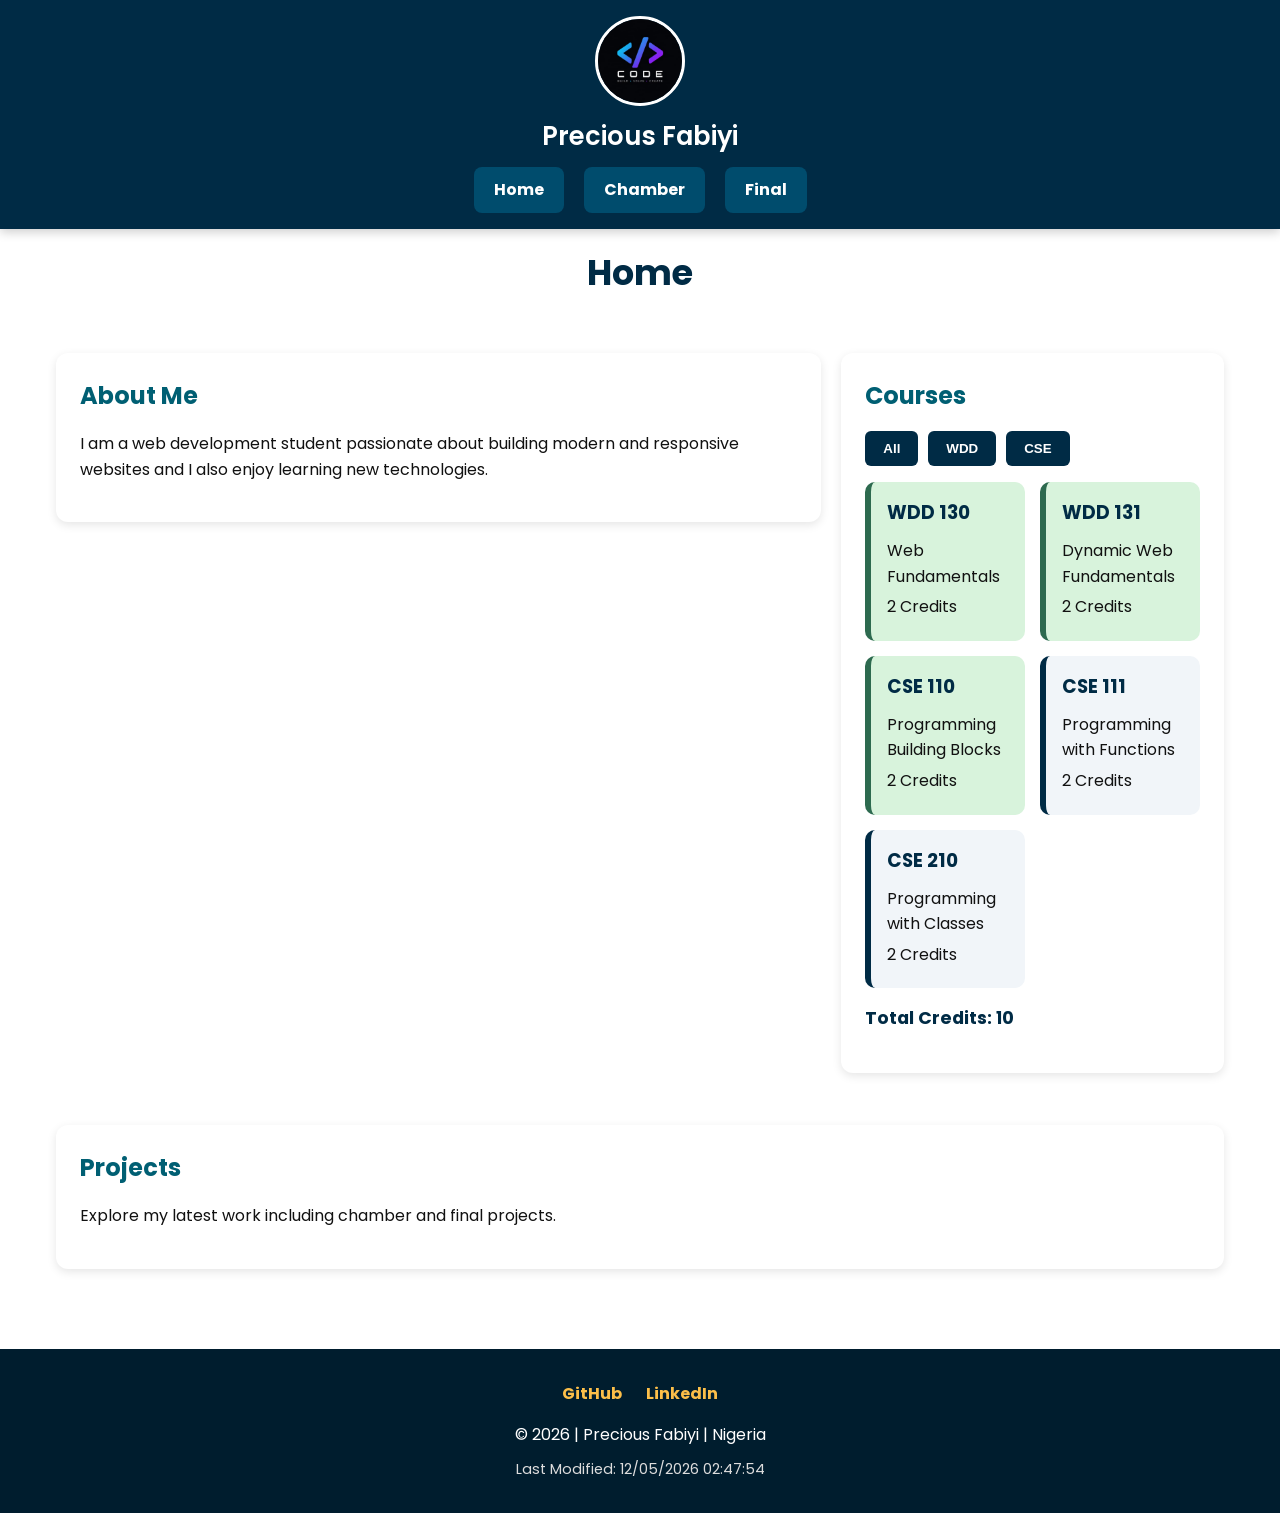
<file: index.html>
<!DOCTYPE html>
<html lang="en">
<head>
  <meta charset="UTF-8">
  <meta name="viewport" content="width=device-width, initial-scale=1.0">

  <!-- REQUIRED META -->
  <meta name="description" content="Personal homepage showcasing web development progress and course work.">
  <meta name="author" content="Precious Fabiyi">

  <title>Web and Computer Programming Certificate</title>

  <!-- Google Fonts -->
  <link rel="preconnect" href="https://fonts.googleapis.com">
  <link rel="preconnect" href="https://fonts.gstatic.com" crossorigin>
  <link href="https://fonts.googleapis.com/css2?family=Poppins:wght@400;600&display=swap" rel="stylesheet">

  <!-- CSS -->
  <link rel="stylesheet" href="styles/styles.css">
  <link rel="stylesheet" href="styles/larger.css">

  <!-- JS -->
  <script src="scripts/main.js" defer></script>
</head>

<body>

<header>
  <img src="images/logo.jpg" alt="Site Logo" class="logo">
  <span>Precious Fabiyi</span>

  <!-- Hamburger -->
  <button id="menuBtn">☰</button>

  <nav id="navMenu">
    <a href="#">Home</a>
    <a href="chamber/index.html">Chamber</a>
    <a href="final-Project/index.html">Final</a>
  </nav>
</header>

<main>
  <h1>Home</h1>

  <section>
    <h2>About Me</h2>
    <p>I am a web development student passionate about building modern and responsive websites and I also enjoy learning new technologies.</p>
  </section>

  <section>
    <h2>Courses</h2>

    <div class="buttons">
      <button id="allBtn">All</button>
      <button id="wddBtn">WDD</button>
      <button id="cseBtn">CSE</button>
    </div>

    <div id="courseList"></div>
    <p id="totalCredits"></p>
  </section>

  <section>
    <h2>Projects</h2>
    <p>Explore my latest work including chamber and final projects.</p>
  </section>
</main>

<footer>
  <div class="socials">
    <a href="https://github.com/">GitHub</a>
    <a href="https://linkedin.com/">LinkedIn</a>
  </div>

  <p>
    © <span id="year"></span> | Precious Fabiyi | Nigeria
  </p>

  <p id="lastModified"></p>
</footer>

</body>
</html>
</file>
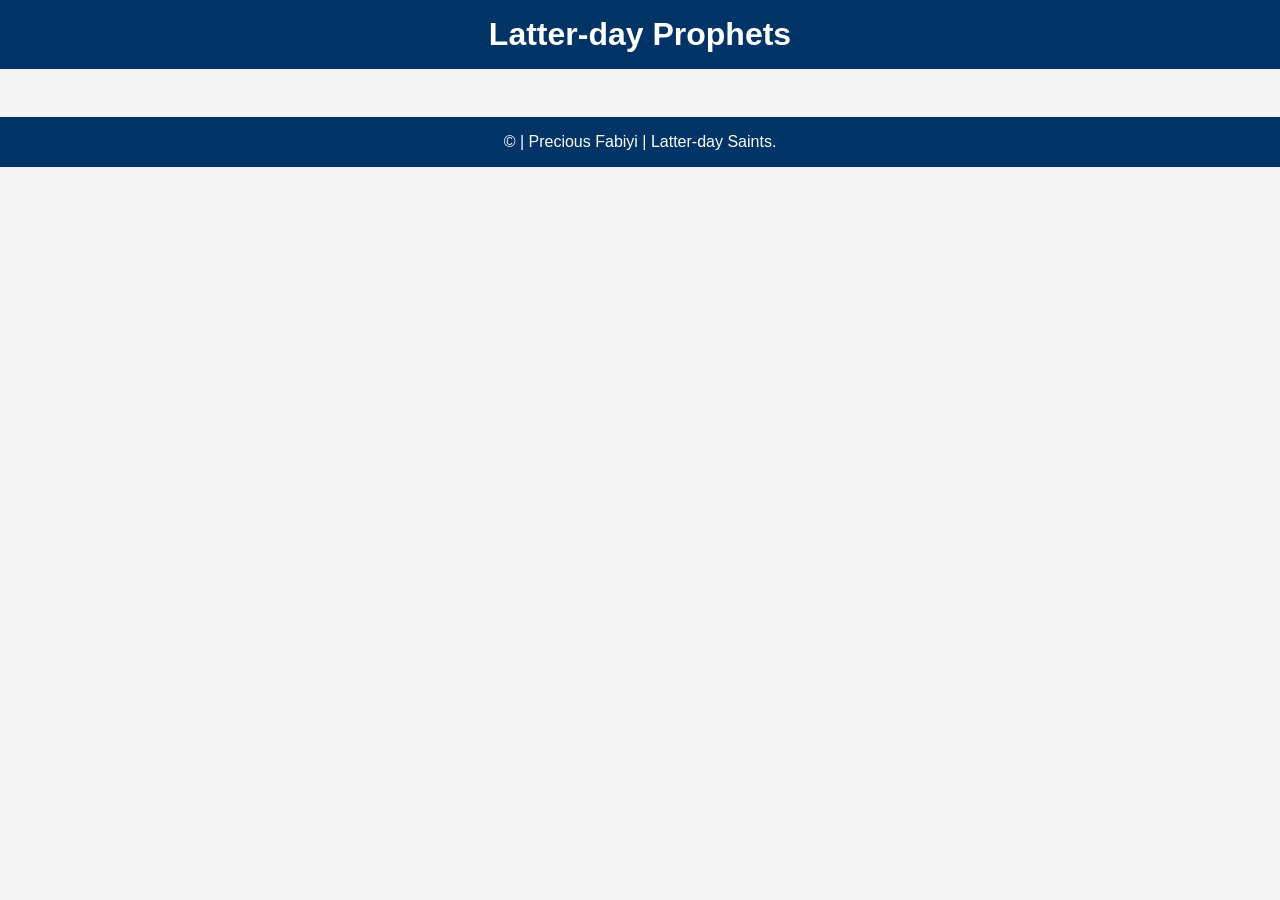
<file: prophets.html>
<!DOCTYPE html>
<html lang="en">
<head>
    <!-- Meta Information -->
    <meta charset="UTF-8">
    <meta name="viewport" content="width=device-width, initial-scale=1.0">
    <meta name="description" content="Latter-day Prophets Page">
    <meta name="author" content="Your Name">

    <title>Latter-day Prophets</title>

    <!-- CSS File -->
    <link rel="stylesheet" href="styles/prophets.css">

    <!-- JavaScript File -->
    <script src="scripts/prophets.js" defer></script>
</head>

<body>

    <!-- Header -->
    <header>
        <h1>Latter-day Prophets</h1>
    </header>

    <!-- Main Content -->
    <main>
        <div id="cards"></div>
    </main>

    <!-- Footer -->
    <footer>
         © <span id="year"></span> | Precious Fabiyi | Latter-day Saints.
    </footer>

</body>
</html>
</file>
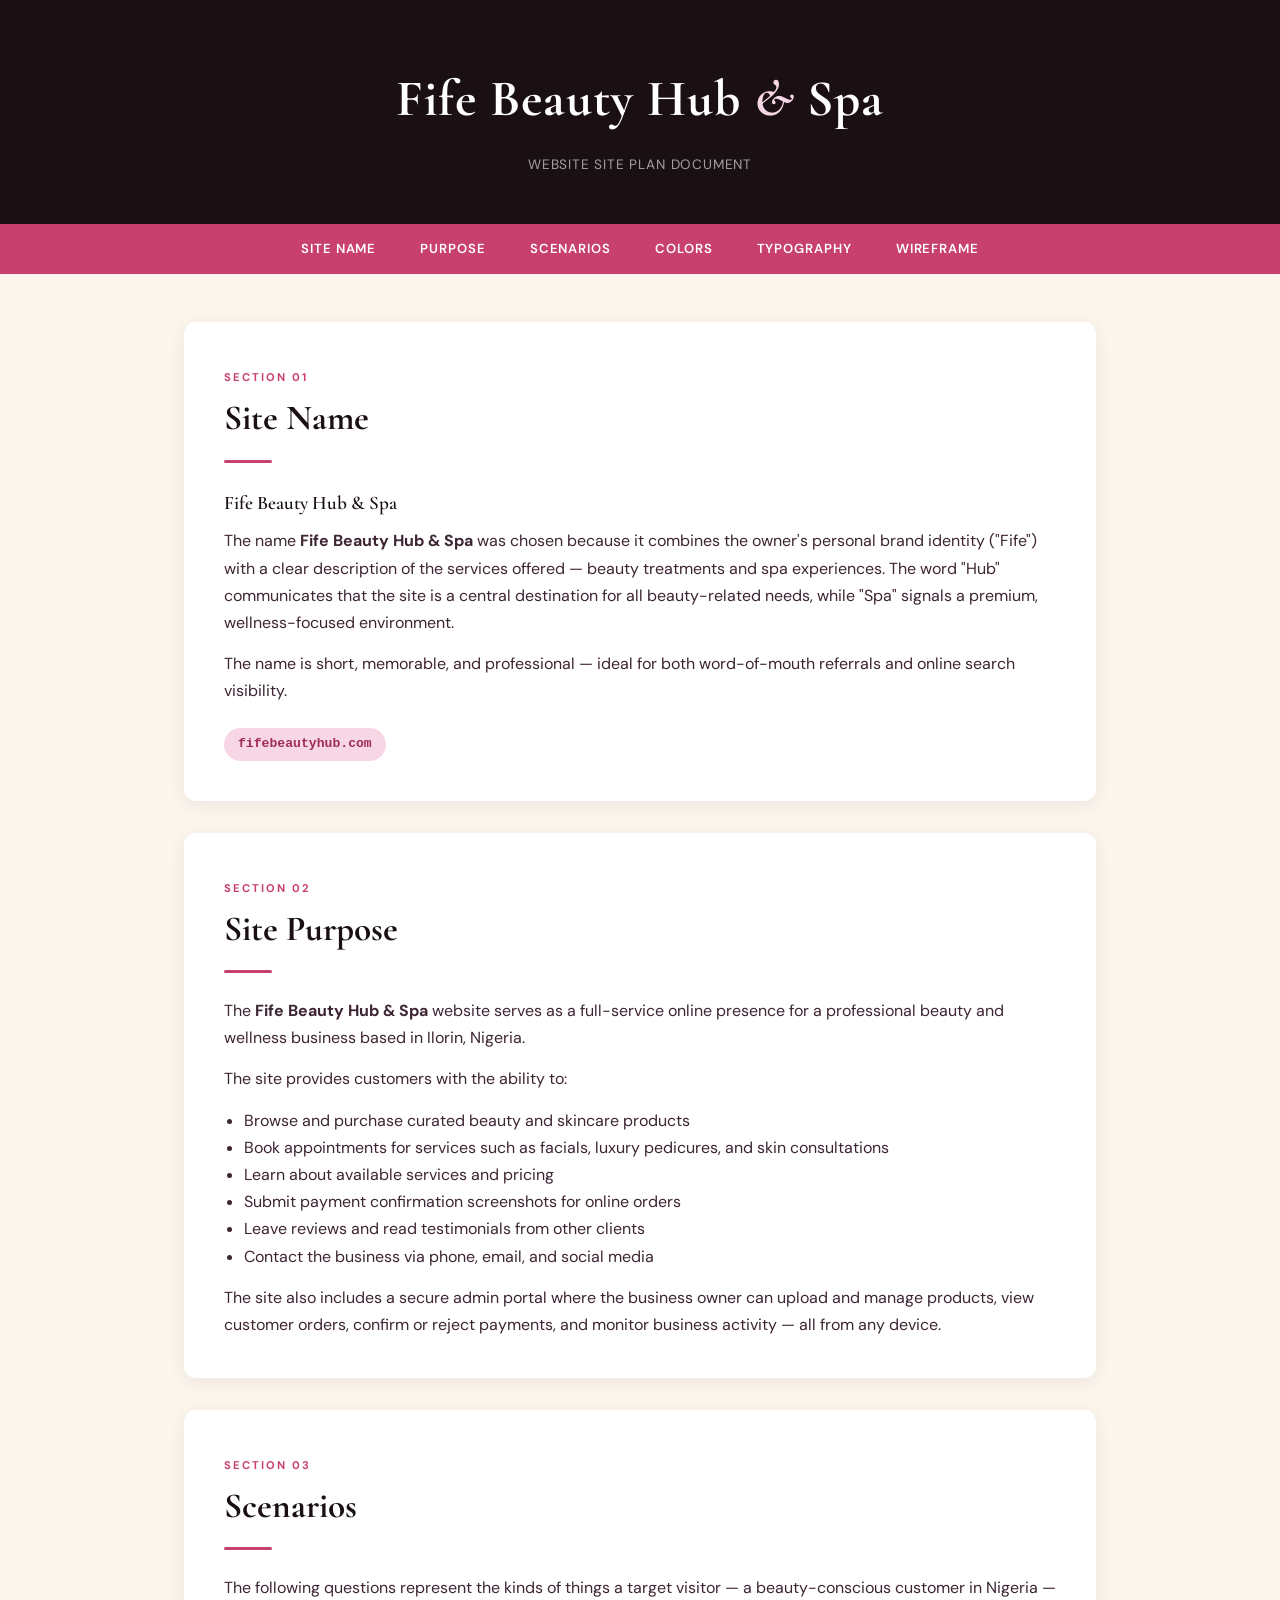
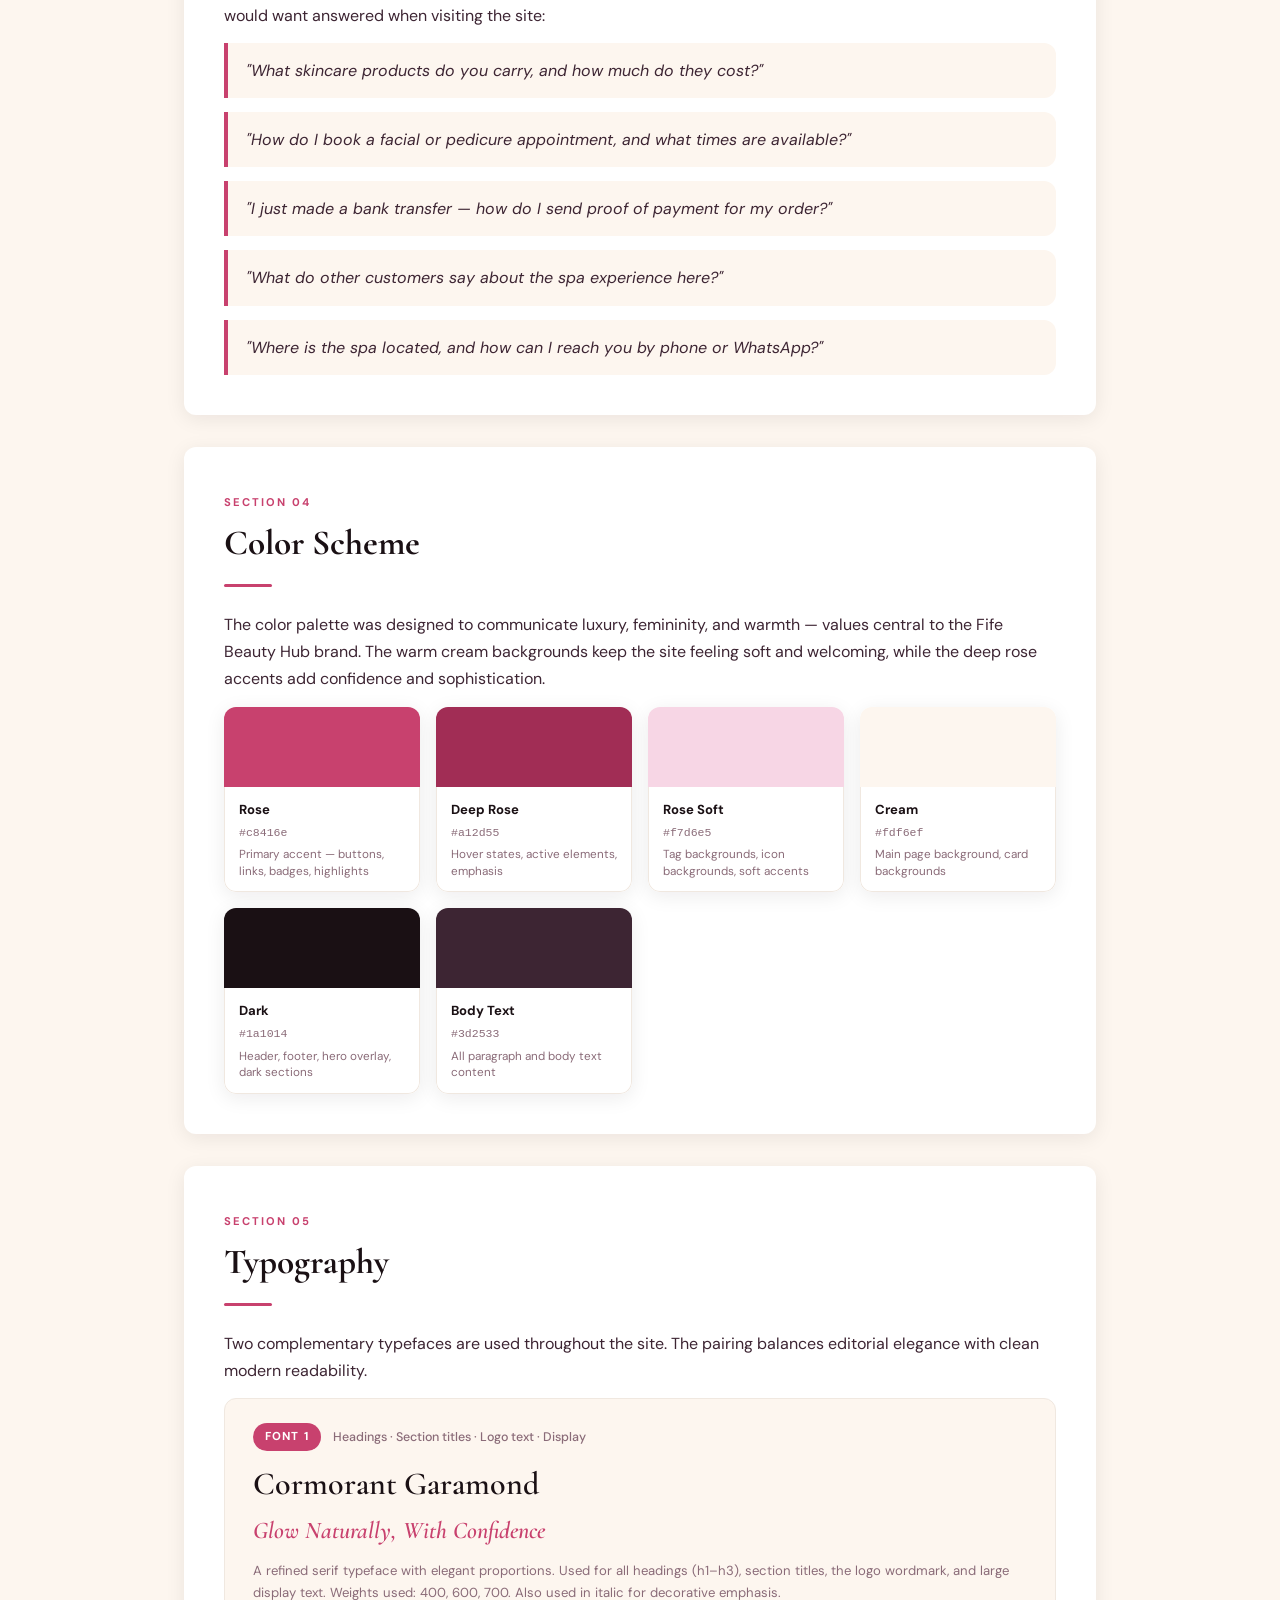
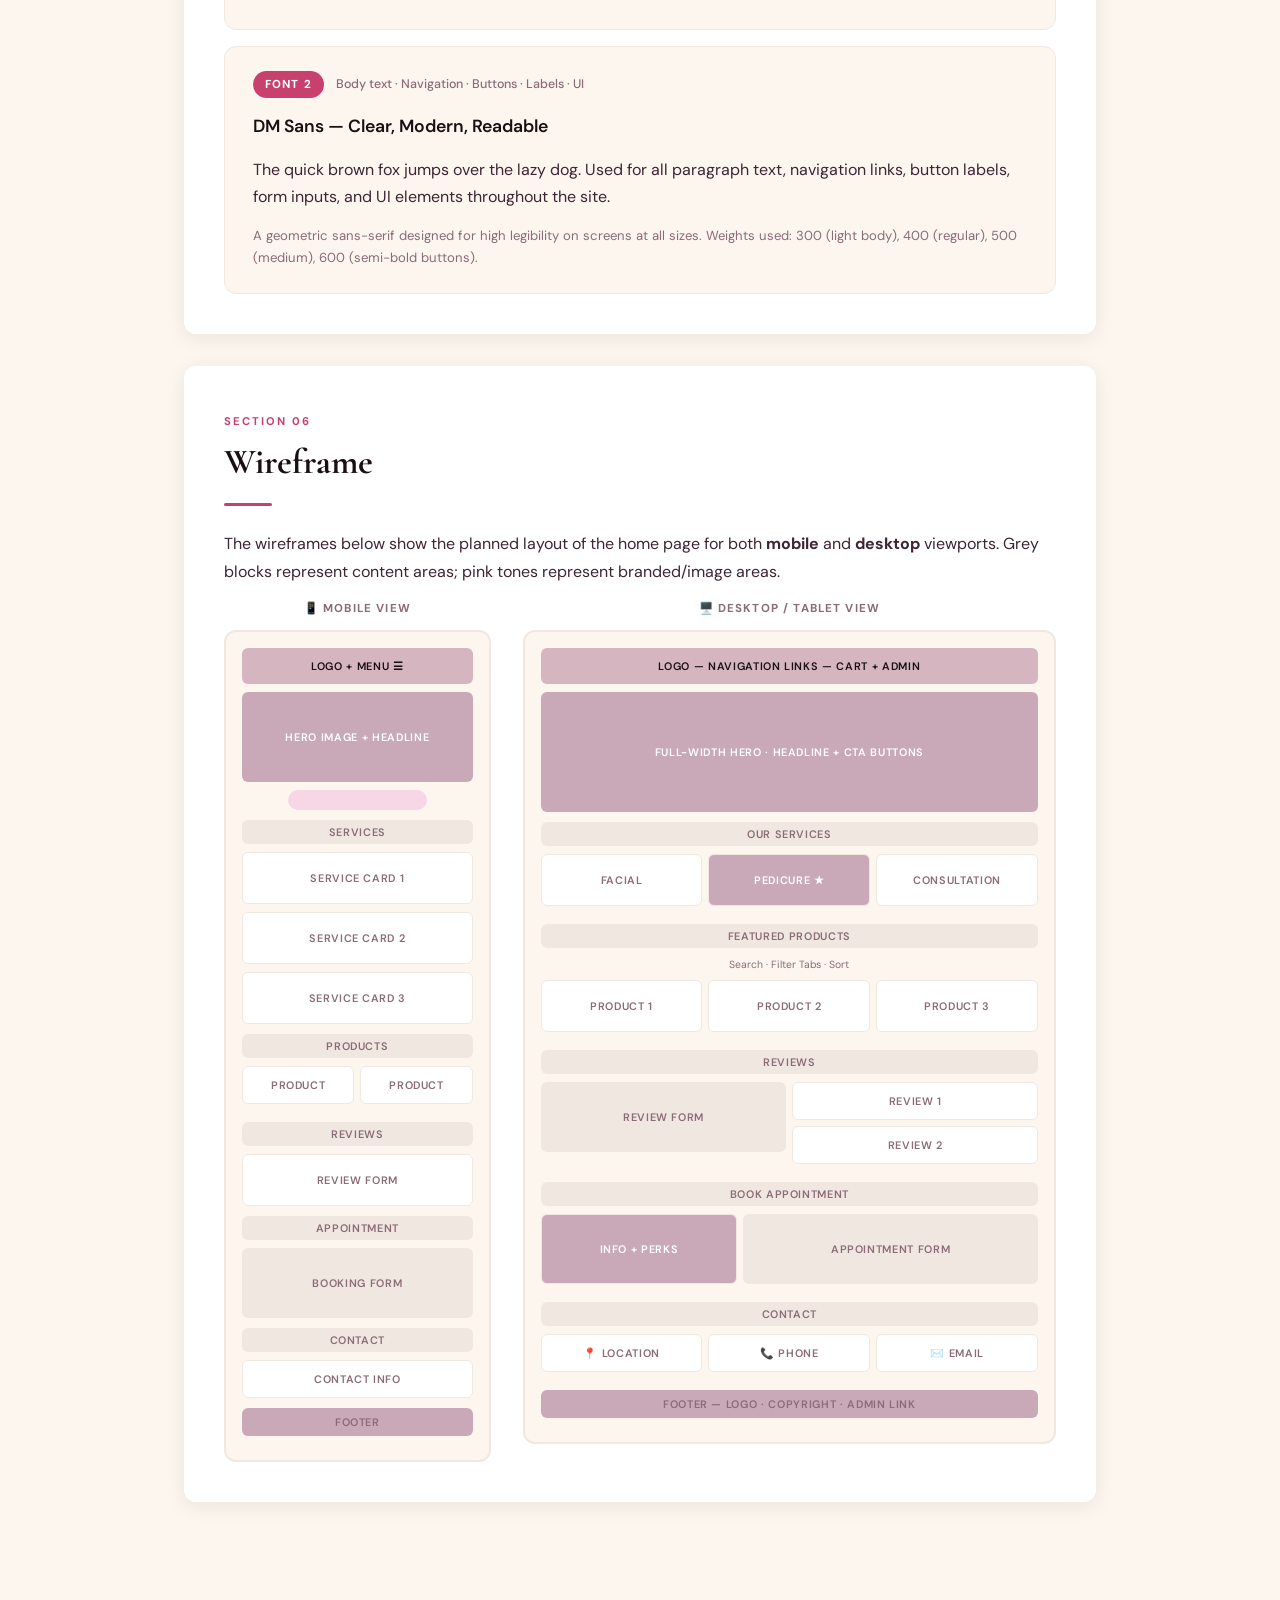
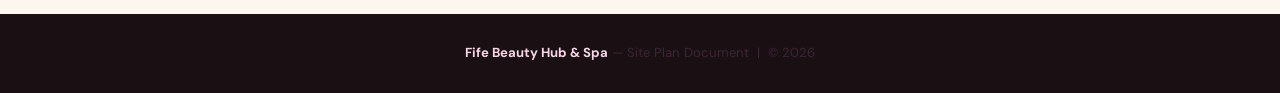
<file: siteplan.html>
<!DOCTYPE html>
<html lang="en">
<head>
  <meta charset="UTF-8">
  <meta name="viewport" content="width=device-width, initial-scale=1.0">

  <meta name="description" content="Site Plan for Fife Beauty Hub and Spa - a professional beauty and wellness website.">
  <meta name="author" content="Precious Fabiyi">
  <title>Site Plan — Fife Beauty Hub &amp; Spa</title>
  <link rel="preconnect" href="https://fonts.googleapis.com">
  <link rel="preconnect" href="https://fonts.gstatic.com" crossorigin>
  <link href="https://fonts.googleapis.com/css2?family=Cormorant+Garamond:ital,wght@0,400;0,600;0,700;1,400&family=DM+Sans:wght@300;400;500;600&display=swap" rel="stylesheet">
  <style>
    /* ── VARIABLES ── */
    :root {
      --rose:      #c8416e;
      --rose-deep: #a12d55;
      --rose-soft: #f7d6e5;
      --cream:     #fdf6ef;
      --cream-mid: #f0e8e0;
      --dark:      #1a1014;
      --text:      #3d2533;
      --muted:     #8a6b78;
      --white:     #ffffff;
      --font-serif: 'Cormorant Garamond', Georgia, serif;
      --font-sans:  'DM Sans', Arial, sans-serif;
      --radius:     12px;
      --shadow:     0 4px 20px rgba(26,16,20,.08);
    }

    /* ── RESET ── */
    *, *::before, *::after { margin: 0; padding: 0; box-sizing: border-box; }
    html { scroll-behavior: smooth; }
    body {
      font-family: var(--font-sans);
      background: var(--cream);
      color: var(--text);
      line-height: 1.7;
      -webkit-font-smoothing: antialiased;
    }
    img { display: block; max-width: 100%; }
    a { color: var(--rose); }

    /* ── HEADER ── */
    header {
      background: var(--dark);
      color: var(--white);
      text-align: center;
      padding: 56px 24px 48px;
    }
    header h1 {
      font-family: var(--font-serif);
      font-size: clamp(2rem, 5vw, 3.2rem);
      font-weight: 700;
      letter-spacing: .02em;
      color: var(--white);
      margin-bottom: 10px;
    }
    header h1 em {
      font-style: italic;
      color: var(--rose-soft);
    }
    header p {
      font-size: 1rem;
      color: rgba(255,255,255,.6);
      letter-spacing: .06em;
      text-transform: uppercase;
      font-size: .85rem;
    }

    /* ── NAV ── */
    nav {
      background: var(--rose);
      display: flex;
      justify-content: center;
      gap: 0;
      flex-wrap: wrap;
      position: sticky;
      top: 0;
      z-index: 100;
    }
    nav a {
      color: var(--white);
      text-decoration: none;
      padding: 14px 22px;
      font-size: .82rem;
      font-weight: 600;
      letter-spacing: .07em;
      text-transform: uppercase;
      transition: background .2s;
    }
    nav a:hover { background: var(--rose-deep); }

    /* ── MAIN LAYOUT ── */
    main {
      max-width: 960px;
      margin: 0 auto;
      padding: 48px 24px 80px;
    }

    /* ── SECTIONS ── */
    section {
      background: var(--white);
      border-radius: var(--radius);
      padding: 40px;
      margin-bottom: 32px;
      box-shadow: var(--shadow);
    }

    /* ── SECTION HEADINGS ── */
    .section-label {
      display: inline-block;
      font-size: .7rem;
      font-weight: 700;
      letter-spacing: .18em;
      text-transform: uppercase;
      color: var(--rose);
      margin-bottom: 10px;
    }
    h2 {
      font-family: var(--font-serif);
      font-size: clamp(1.6rem, 3vw, 2.2rem);
      font-weight: 700;
      color: var(--dark);
      margin-bottom: 20px;
      line-height: 1.2;
    }
    h3 {
      font-family: var(--font-serif);
      font-size: 1.2rem;
      font-weight: 600;
      color: var(--dark);
      margin-bottom: 8px;
    }
    p { margin-bottom: 14px; color: var(--text); }
    p:last-child { margin-bottom: 0; }

    /* ── DIVIDER ── */
    .divider {
      width: 48px; height: 3px;
      background: var(--rose);
      border-radius: 3px;
      margin-bottom: 24px;
    }

    /* ── DOMAIN TAG ── */
    .domain-tag {
      display: inline-block;
      background: var(--rose-soft);
      color: var(--rose-deep);
      padding: 5px 14px;
      border-radius: 50px;
      font-size: .82rem;
      font-weight: 600;
      margin-top: 10px;
      font-family: monospace;
    }

    /* ── SCENARIOS ── */
    .scenario-list {
      list-style: none;
      display: flex;
      flex-direction: column;
      gap: 14px;
      margin-top: 8px;
    }
    .scenario-list li {
      background: var(--cream);
      border-left: 4px solid var(--rose);
      border-radius: 0 var(--radius) var(--radius) 0;
      padding: 14px 18px;
      font-style: italic;
      color: var(--text);
    }

    /* ── COLOR SCHEME ── */
    .color-grid {
      display: grid;
      grid-template-columns: repeat(auto-fill, minmax(160px, 1fr));
      gap: 16px;
      margin-top: 8px;
    }
    .color-swatch {
      border-radius: var(--radius);
      overflow: hidden;
      box-shadow: var(--shadow);
    }
    .swatch-block {
      height: 80px;
    }
    .swatch-info {
      background: var(--white);
      padding: 12px 14px;
      border: 1px solid var(--cream-mid);
      border-top: none;
      border-radius: 0 0 var(--radius) var(--radius);
    }
    .swatch-info strong {
      display: block;
      font-size: .82rem;
      font-weight: 700;
      color: var(--dark);
      margin-bottom: 2px;
    }
    .swatch-info span {
      font-size: .72rem;
      color: var(--muted);
      font-family: monospace;
      display: block;
      margin-bottom: 4px;
    }
    .swatch-info p {
      font-size: .73rem;
      color: var(--muted);
      margin: 0;
      line-height: 1.4;
    }

    /* ── TYPOGRAPHY ── */
    .font-card {
      background: var(--cream);
      border-radius: var(--radius);
      padding: 24px 28px;
      margin-bottom: 16px;
      border: 1px solid var(--cream-mid);
    }
    .font-card:last-child { margin-bottom: 0; }
    .font-meta {
      display: flex;
      align-items: center;
      gap: 12px;
      margin-bottom: 14px;
      flex-wrap: wrap;
    }
    .font-name {
      font-size: .72rem;
      font-weight: 700;
      letter-spacing: .1em;
      text-transform: uppercase;
      background: var(--rose);
      color: var(--white);
      padding: 4px 12px;
      border-radius: 50px;
    }
    .font-usage {
      font-size: .78rem;
      color: var(--muted);
      font-weight: 500;
    }
    .font-sample-serif {
      font-family: var(--font-serif);
      font-size: 2rem;
      font-weight: 600;
      color: var(--dark);
      line-height: 1.2;
    }
    .font-sample-sans {
      font-family: var(--font-sans);
      font-size: 1rem;
      color: var(--text);
      line-height: 1.7;
    }

    /* ── WIREFRAME ── */
    .wireframe-grid {
      display: grid;
      grid-template-columns: 1fr 2fr;
      gap: 32px;
      margin-top: 8px;
    }
    .wireframe-box {
      background: var(--cream);
      border: 2px solid var(--cream-mid);
      border-radius: var(--radius);
      padding: 16px;
    }
    .wireframe-label {
      font-size: .72rem;
      font-weight: 700;
      letter-spacing: .1em;
      text-transform: uppercase;
      color: var(--muted);
      margin-bottom: 12px;
      text-align: center;
    }
    /* Wireframe blocks */
    .wf-block {
      background: var(--cream-mid);
      border-radius: 6px;
      margin-bottom: 8px;
      display: flex;
      align-items: center;
      justify-content: center;
      font-size: .68rem;
      font-weight: 600;
      color: var(--muted);
      letter-spacing: .06em;
      text-transform: uppercase;
    }
    .wf-header  { height: 36px; background: #d4b5c0; color: var(--dark); }
    .wf-nav     { height: 28px; background: var(--rose-soft); }
    .wf-hero    { height: 90px; background: #c9a8b8; color: var(--white); }
    .wf-section { height: 24px; }
    .wf-grid-2  { display: grid; grid-template-columns: 1fr 1fr; gap: 6px; }
    .wf-grid-3  { display: grid; grid-template-columns: 1fr 1fr 1fr; gap: 6px; }
    .wf-card    { height: 52px; background: var(--white); border: 1px solid var(--cream-mid); border-radius: 6px; }
    .wf-card-sm { height: 38px; background: var(--white); border: 1px solid var(--cream-mid); border-radius: 6px; }
    .wf-form    { height: 70px; }
    .wf-footer  { height: 28px; background: #c9a8b8; }
    .wf-text    { height: 14px; margin-bottom: 6px; }
    .wf-btn     { height: 20px; background: var(--rose-soft); border-radius: 10px; width: 60%; margin: 0 auto; }

    /* ── FOOTER ── */
    footer {
      background: var(--dark);
      color: rgba(255,255,255,.5);
      text-align: center;
      padding: 28px 24px;
      font-size: .82rem;
    }
    footer strong { color: var(--rose-soft); }

    /* ── RESPONSIVE ── */
    @media (max-width: 700px) {
      section { padding: 24px 18px; }
      .wireframe-grid { grid-template-columns: 1fr; }
      .color-grid { grid-template-columns: repeat(2, 1fr); }
    }
  </style>
</head>
<body>

<header>
  <h1>Fife Beauty Hub <em>&amp;</em> Spa</h1>
  <p>Website Site Plan Document</p>
</header>

<nav aria-label="Site plan navigation">
  <a href="#site-name">Site Name</a>
  <a href="#purpose">Purpose</a>
  <a href="#scenarios">Scenarios</a>
  <a href="#colors">Colors</a>
  <a href="#typography">Typography</a>
  <a href="#wireframe">Wireframe</a>
</nav>

<main>

  <!-- ── SITE NAME ── -->
  <section id="site-name" aria-labelledby="name-heading">
    <span class="section-label">Section 01</span>
    <h2 id="name-heading">Site Name</h2>
    <div class="divider"></div>

    <h3>Fife Beauty Hub &amp; Spa</h3>
    <p>
      The name <strong>Fife Beauty Hub &amp; Spa</strong> was chosen because it combines
      the owner's personal brand identity ("Fife") with a clear description of the services
      offered — beauty treatments and spa experiences. The word "Hub" communicates that the
      site is a central destination for all beauty-related needs, while "Spa" signals a
      premium, wellness-focused environment.
    </p>
    <p>
      The name is short, memorable, and professional — ideal for both word-of-mouth
      referrals and online search visibility.
    </p>
    <span class="domain-tag">fifebeautyhub.com</span>
  </section>

  <!-- ── SITE PURPOSE ── -->
  <section id="purpose" aria-labelledby="purpose-heading">
    <span class="section-label">Section 02</span>
    <h2 id="purpose-heading">Site Purpose</h2>
    <div class="divider"></div>

    <p>
      The <strong>Fife Beauty Hub &amp; Spa</strong> website serves as a full-service online
      presence for a professional beauty and wellness business based in Ilorin, Nigeria.
    </p>
    <p>
      The site provides customers with the ability to:
    </p>
    <ul style="margin: 0 0 14px 20px; color: var(--text);">
      <li>Browse and purchase curated beauty and skincare products</li>
      <li>Book appointments for services such as facials, luxury pedicures, and skin consultations</li>
      <li>Learn about available services and pricing</li>
      <li>Submit payment confirmation screenshots for online orders</li>
      <li>Leave reviews and read testimonials from other clients</li>
      <li>Contact the business via phone, email, and social media</li>
    </ul>
    <p>
      The site also includes a secure admin portal where the business owner can upload
      and manage products, view customer orders, confirm or reject payments, and monitor
      business activity — all from any device.
    </p>
  </section>

  <!-- ── SCENARIOS ── -->
  <section id="scenarios" aria-labelledby="scenarios-heading">
    <span class="section-label">Section 03</span>
    <h2 id="scenarios-heading">Scenarios</h2>
    <div class="divider"></div>

    <p>
      The following questions represent the kinds of things a target visitor — a beauty-conscious
      customer in Nigeria — would want answered when visiting the site:
    </p>

    <ul class="scenario-list">
      <li>"What skincare products do you carry, and how much do they cost?"</li>
      <li>"How do I book a facial or pedicure appointment, and what times are available?"</li>
      <li>"I just made a bank transfer — how do I send proof of payment for my order?"</li>
      <li>"What do other customers say about the spa experience here?"</li>
      <li>"Where is the spa located, and how can I reach you by phone or WhatsApp?"</li>
    </ul>
  </section>

  <!-- ── COLOR SCHEME ── -->
  <section id="colors" aria-labelledby="colors-heading">
    <span class="section-label">Section 04</span>
    <h2 id="colors-heading">Color Scheme</h2>
    <div class="divider"></div>

    <p>
      The color palette was designed to communicate luxury, femininity, and warmth —
      values central to the Fife Beauty Hub brand. The warm cream backgrounds keep
      the site feeling soft and welcoming, while the deep rose accents add confidence
      and sophistication.
    </p>

    <div class="color-grid">

      <div class="color-swatch">
        <div class="swatch-block" style="background:#c8416e;"></div>
        <div class="swatch-info">
          <strong>Rose</strong>
          <span>#c8416e</span>
          <p>Primary accent — buttons, links, badges, highlights</p>
        </div>
      </div>

      <div class="color-swatch">
        <div class="swatch-block" style="background:#a12d55;"></div>
        <div class="swatch-info">
          <strong>Deep Rose</strong>
          <span>#a12d55</span>
          <p>Hover states, active elements, emphasis</p>
        </div>
      </div>

      <div class="color-swatch">
        <div class="swatch-block" style="background:#f7d6e5;"></div>
        <div class="swatch-info">
          <strong>Rose Soft</strong>
          <span>#f7d6e5</span>
          <p>Tag backgrounds, icon backgrounds, soft accents</p>
        </div>
      </div>

      <div class="color-swatch">
        <div class="swatch-block" style="background:#fdf6ef;"></div>
        <div class="swatch-info">
          <strong>Cream</strong>
          <span>#fdf6ef</span>
          <p>Main page background, card backgrounds</p>
        </div>
      </div>

      <div class="color-swatch">
        <div class="swatch-block" style="background:#1a1014;"></div>
        <div class="swatch-info">
          <strong>Dark</strong>
          <span>#1a1014</span>
          <p>Header, footer, hero overlay, dark sections</p>
        </div>
      </div>

      <div class="color-swatch">
        <div class="swatch-block" style="background:#3d2533;"></div>
        <div class="swatch-info">
          <strong>Body Text</strong>
          <span>#3d2533</span>
          <p>All paragraph and body text content</p>
        </div>
      </div>

    </div>
  </section>

  <!-- ── TYPOGRAPHY ── -->
  <section id="typography" aria-labelledby="type-heading">
    <span class="section-label">Section 05</span>
    <h2 id="type-heading">Typography</h2>
    <div class="divider"></div>

    <p>
      Two complementary typefaces are used throughout the site. The pairing balances
      editorial elegance with clean modern readability.
    </p>

    <div class="font-card">
      <div class="font-meta">
        <span class="font-name">Font 1</span>
        <span class="font-usage">Headings · Section titles · Logo text · Display</span>
      </div>
      <p class="font-sample-serif">Cormorant Garamond</p>
      <p class="font-sample-serif" style="font-style:italic; font-size:1.5rem; color: var(--rose);">
        Glow Naturally, With Confidence
      </p>
      <p style="margin-top:12px; font-size:.82rem; color:var(--muted);">
        A refined serif typeface with elegant proportions. Used for all headings (h1–h3),
        section titles, the logo wordmark, and large display text. Weights used: 400, 600, 700.
        Also used in italic for decorative emphasis.
      </p>
    </div>

    <div class="font-card">
      <div class="font-meta">
        <span class="font-name">Font 2</span>
        <span class="font-usage">Body text · Navigation · Buttons · Labels · UI</span>
      </div>
      <p class="font-sample-sans" style="font-size:1.1rem; font-weight:600; color:var(--dark);">
        DM Sans — Clear, Modern, Readable
      </p>
      <p class="font-sample-sans">
        The quick brown fox jumps over the lazy dog. Used for all paragraph text,
        navigation links, button labels, form inputs, and UI elements throughout the site.
      </p>
      <p style="margin-top:12px; font-size:.82rem; color:var(--muted);">
        A geometric sans-serif designed for high legibility on screens at all sizes.
        Weights used: 300 (light body), 400 (regular), 500 (medium), 600 (semi-bold buttons).
      </p>
    </div>

  </section>

  <!-- ── WIREFRAME ── -->
  <section id="wireframe" aria-labelledby="wire-heading">
    <span class="section-label">Section 06</span>
    <h2 id="wire-heading">Wireframe</h2>
    <div class="divider"></div>
    <p>
      The wireframes below show the planned layout of the home page for both
      <strong>mobile</strong> and <strong>desktop</strong> viewports. Grey blocks represent
      content areas; pink tones represent branded/image areas.
    </p>

    <div class="wireframe-grid">

      <!-- MOBILE -->
      <div>
        <div class="wireframe-label">📱 Mobile View</div>
        <div class="wireframe-box">
          <div class="wf-block wf-header">Logo + Menu ☰</div>
          <div class="wf-block wf-hero">Hero Image + Headline</div>
          <div class="wf-block wf-btn" style="margin:8px auto;"></div>
          <div class="wf-block wf-section" style="margin-top:10px;">Services</div>
          <div class="wf-block wf-card">Service Card 1</div>
          <div class="wf-block wf-card">Service Card 2</div>
          <div class="wf-block wf-card">Service Card 3</div>
          <div class="wf-block wf-section" style="margin-top:10px;">Products</div>
          <div class="wf-grid-2" style="margin-bottom:8px;">
            <div class="wf-block wf-card-sm">Product</div>
            <div class="wf-block wf-card-sm">Product</div>
          </div>
          <div class="wf-block wf-section" style="margin-top:10px;">Reviews</div>
          <div class="wf-block wf-card">Review Form</div>
          <div class="wf-block wf-section" style="margin-top:10px;">Appointment</div>
          <div class="wf-block wf-form">Booking Form</div>
          <div class="wf-block wf-section" style="margin-top:10px;">Contact</div>
          <div class="wf-block wf-card-sm">Contact Info</div>
          <div class="wf-block wf-footer" style="margin-top:10px;">Footer</div>
        </div>
      </div>

      <!-- DESKTOP -->
      <div>
        <div class="wireframe-label">🖥️ Desktop / Tablet View</div>
        <div class="wireframe-box">
          <div class="wf-block wf-header">Logo — Navigation Links — Cart + Admin</div>
          <div class="wf-block wf-hero" style="height:120px;">Full-Width Hero · Headline + CTA Buttons</div>

          <div style="margin-top:10px;" class="wf-block wf-section">Our Services</div>
          <div class="wf-grid-3" style="margin-bottom:8px;">
            <div class="wf-block wf-card">Facial</div>
            <div class="wf-block wf-card" style="background:#c9a8b8;color:#fff;">Pedicure ★</div>
            <div class="wf-block wf-card">Consultation</div>
          </div>

          <div style="margin-top:10px;" class="wf-block wf-section">Featured Products</div>
          <div style="font-size:.65rem;color:var(--muted);text-align:center;margin-bottom:6px;">Search · Filter Tabs · Sort</div>
          <div class="wf-grid-3" style="margin-bottom:8px;">
            <div class="wf-block wf-card">Product 1</div>
            <div class="wf-block wf-card">Product 2</div>
            <div class="wf-block wf-card">Product 3</div>
          </div>

          <div style="margin-top:10px;" class="wf-block wf-section">Reviews</div>
          <div style="display:grid;grid-template-columns:1fr 1fr;gap:6px;margin-bottom:8px;">
            <div class="wf-block wf-form">Review Form</div>
            <div>
              <div class="wf-block wf-card-sm" style="margin-bottom:6px;">Review 1</div>
              <div class="wf-block wf-card-sm">Review 2</div>
            </div>
          </div>

          <div style="margin-top:10px;" class="wf-block wf-section">Book Appointment</div>
          <div style="display:grid;grid-template-columns:1fr 1.5fr;gap:6px;margin-bottom:8px;">
            <div class="wf-block wf-card" style="height:70px;background:#c9a8b8;color:#fff;">Info + Perks</div>
            <div class="wf-block wf-form">Appointment Form</div>
          </div>

          <div style="margin-top:10px;" class="wf-block wf-section">Contact</div>
          <div class="wf-grid-3" style="margin-bottom:8px;">
            <div class="wf-block wf-card-sm">📍 Location</div>
            <div class="wf-block wf-card-sm">📞 Phone</div>
            <div class="wf-block wf-card-sm">✉️ Email</div>
          </div>

          <div class="wf-block wf-footer" style="margin-top:10px;">Footer — Logo · Copyright · Admin Link</div>
        </div>
      </div>

    </div>
  </section>

</main>

<footer>
  <p><strong>Fife Beauty Hub &amp; Spa</strong> — Site Plan Document &nbsp;|&nbsp; &copy; 2026</p>
</footer>

</body>
</html>
</file>
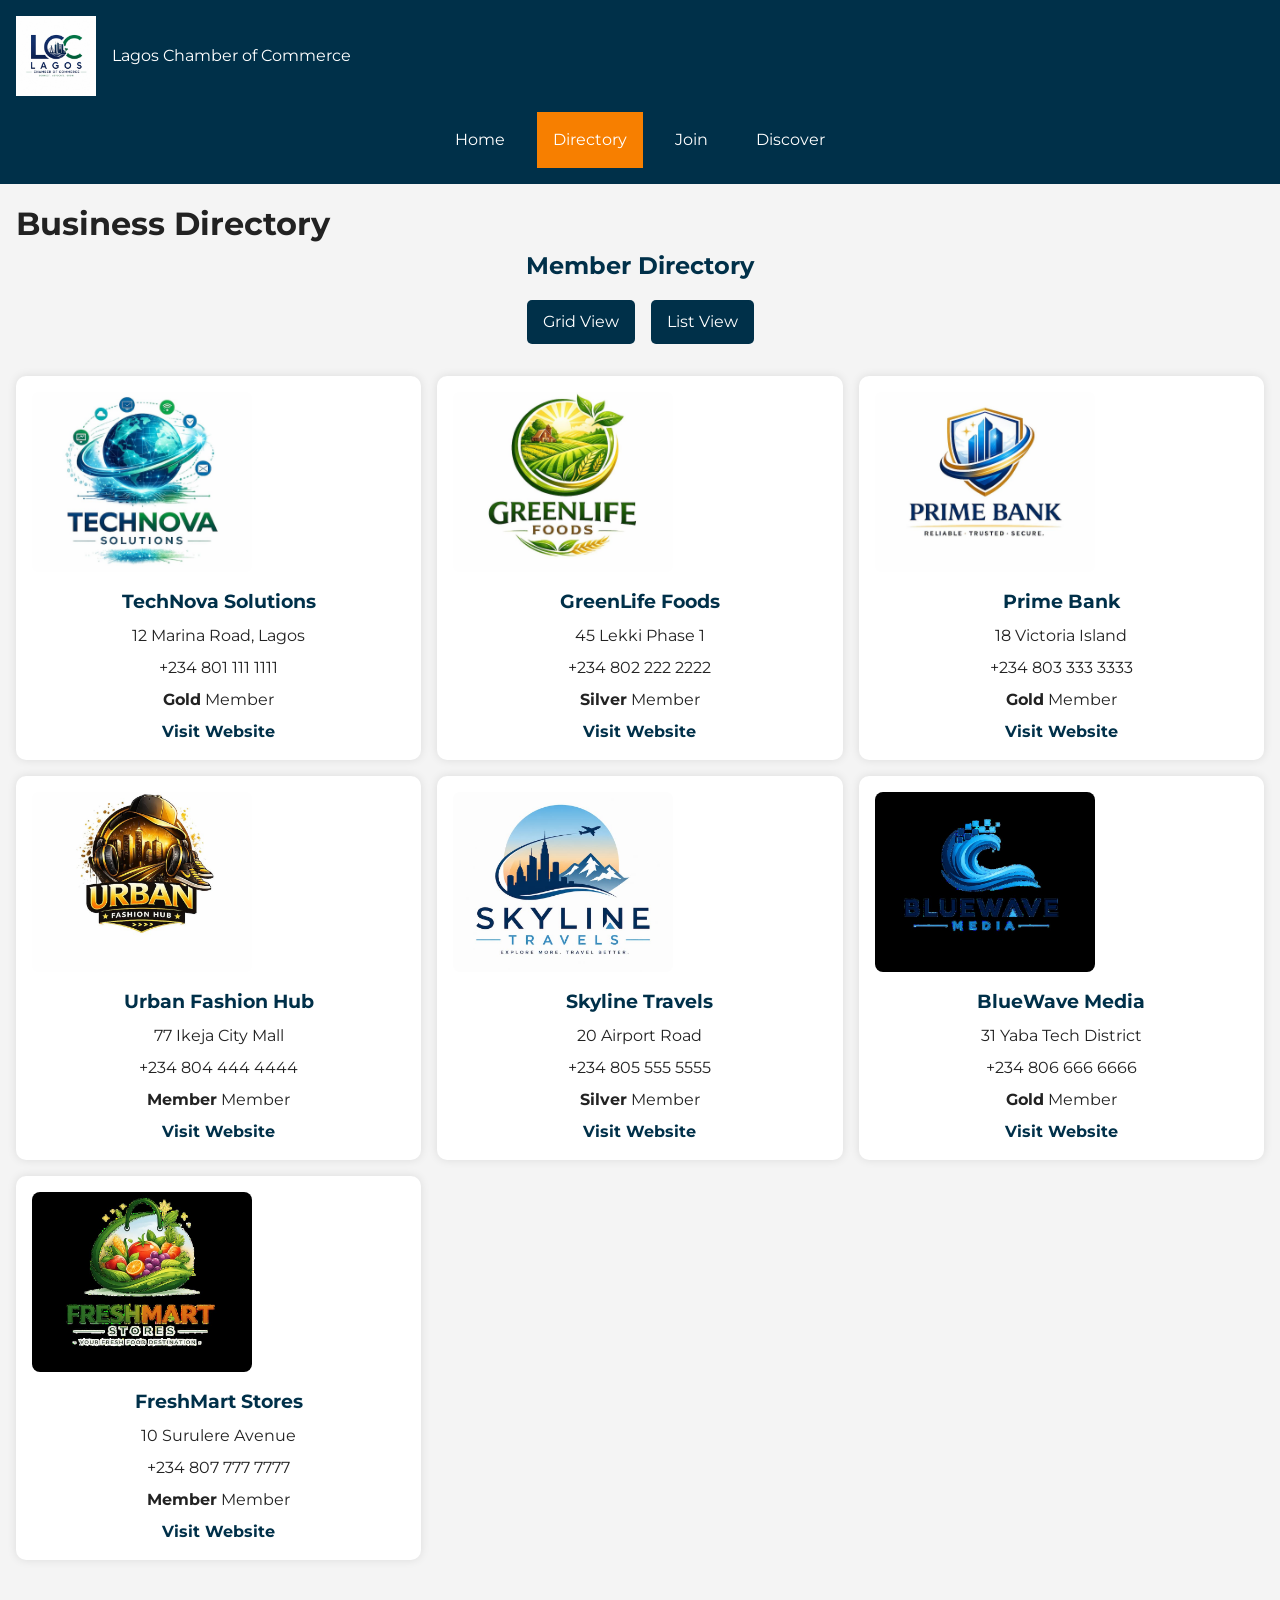
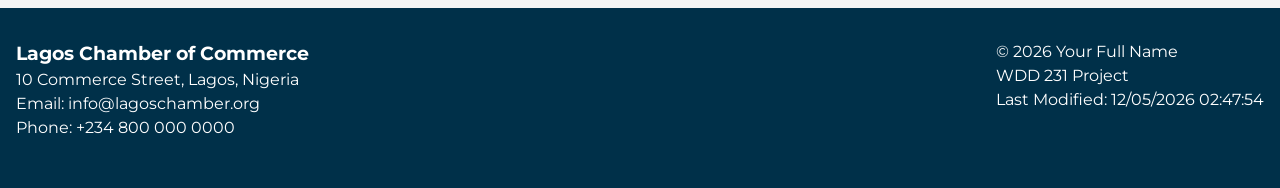
<file: chamber/directory.html>
<!DOCTYPE html>
<html lang="en">
<head>
    <meta charset="UTF-8">
    <meta name="viewport" content="width=device-width, initial-scale=1.0">

    <title>Lagos Chamber of Commerce Directory</title>

    <meta name="description" content="Business directory for the Lagos Chamber of Commerce featuring local businesses and organizations this where they can connect and thrive.">

    <meta name="author" content="Your Full Name">

    <!-- Favicon -->
    <link rel="icon" href="images/favicon.ico">

    <!-- Google Fonts -->

<link rel="preconnect" href="https://fonts.googleapis.com">

<link rel="preconnect" href="https://fonts.gstatic.com" crossorigin>

<link href="https://fonts.googleapis.com/css2?family=Montserrat:wght@400;600;700&display=swap" rel="stylesheet">

    <!-- Facebook Meta Tags -->
    <meta property="og:title" content="Lagos Chamber of Commerce">
    <meta property="og:description" content="Explore trusted businesses and organizations in Lagos.">
    <meta property="og:image" content="https://preciousfabiyi.github.io/wdd231/chamber/images/logo.jpg">
    <meta property="og:url" content="https://yourdomain.com/chamber/directory.html">
        
    <!-- CSS -->
    <link rel="stylesheet" href="styles/normalize.css">
    <link rel="stylesheet" href="styles/styles.css">
    <link rel="stylesheet" href="styles/larger.css">

    <!-- JavaScript -->
    <script src="scripts/directory.js" defer></script>
</head>

<body>

<header>
    <div class="header-container">
        <img src="images/logo.jpg" alt="Chamber Logo" loading="lazy" width="80" height="80">


        <div>
            <p class="site-title">Lagos Chamber of Commerce</p>
        </div>
    </div>

    <nav>

    <button id="menu"></button>

    <ul class="navigation">

        <li><a href="index.html">Home</a></li>

        <li><a href="directory.html" class="active">
            Directory
        </a></li>

        <li><a href="join.html">Join</a></li>

        <li><a href="discover.html">Discover</a></li>

    </ul>

</nav>
</header>

<main>

    <h1>Business Directory</h1>

    <section class="hero">

        <h2>Member Directory</h2>

        <div class="view-buttons">
            <button id="grid">Grid View</button>
            <button id="list">List View</button>
        </div>

    </section>

    <section class="directory-section">

        <h2 class="visually-hidden">
            Chamber Members
        </h2>

        <div id="members" class="grid-view"></div>

    </section>

</main>


<footer>

    <div class="footer-info">
        <h3>Lagos Chamber of Commerce</h3>
        <p>10 Commerce Street, Lagos, Nigeria</p>
        <p>Email: info@lagoschamber.org</p>
        <p>Phone: +234 800 000 0000</p>
    </div>

    <div class="footer-dev">
        <p>&copy; <span id="year"></span> Your Full Name</p>
        <p>WDD 231 Project</p>
        <p id="lastModified"></p>
    </div>

</footer>

</body>
</html>
</file>
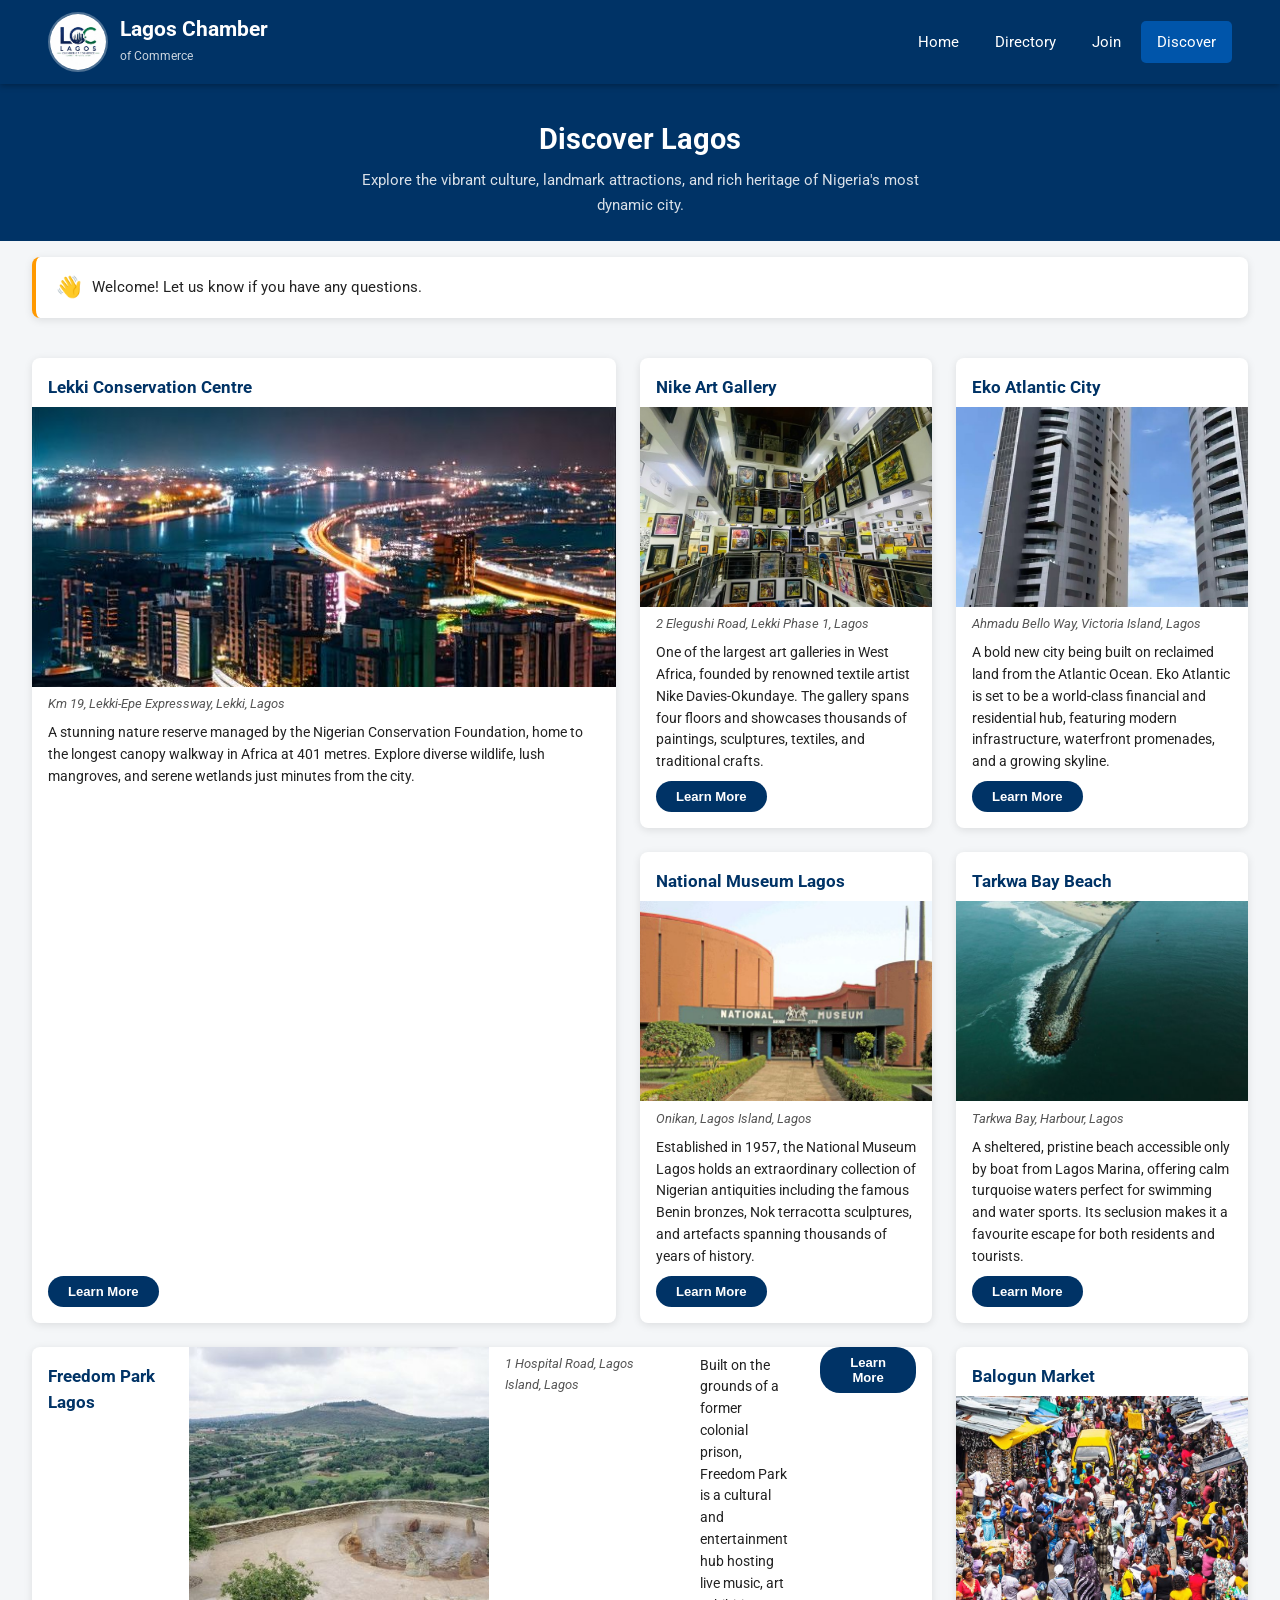
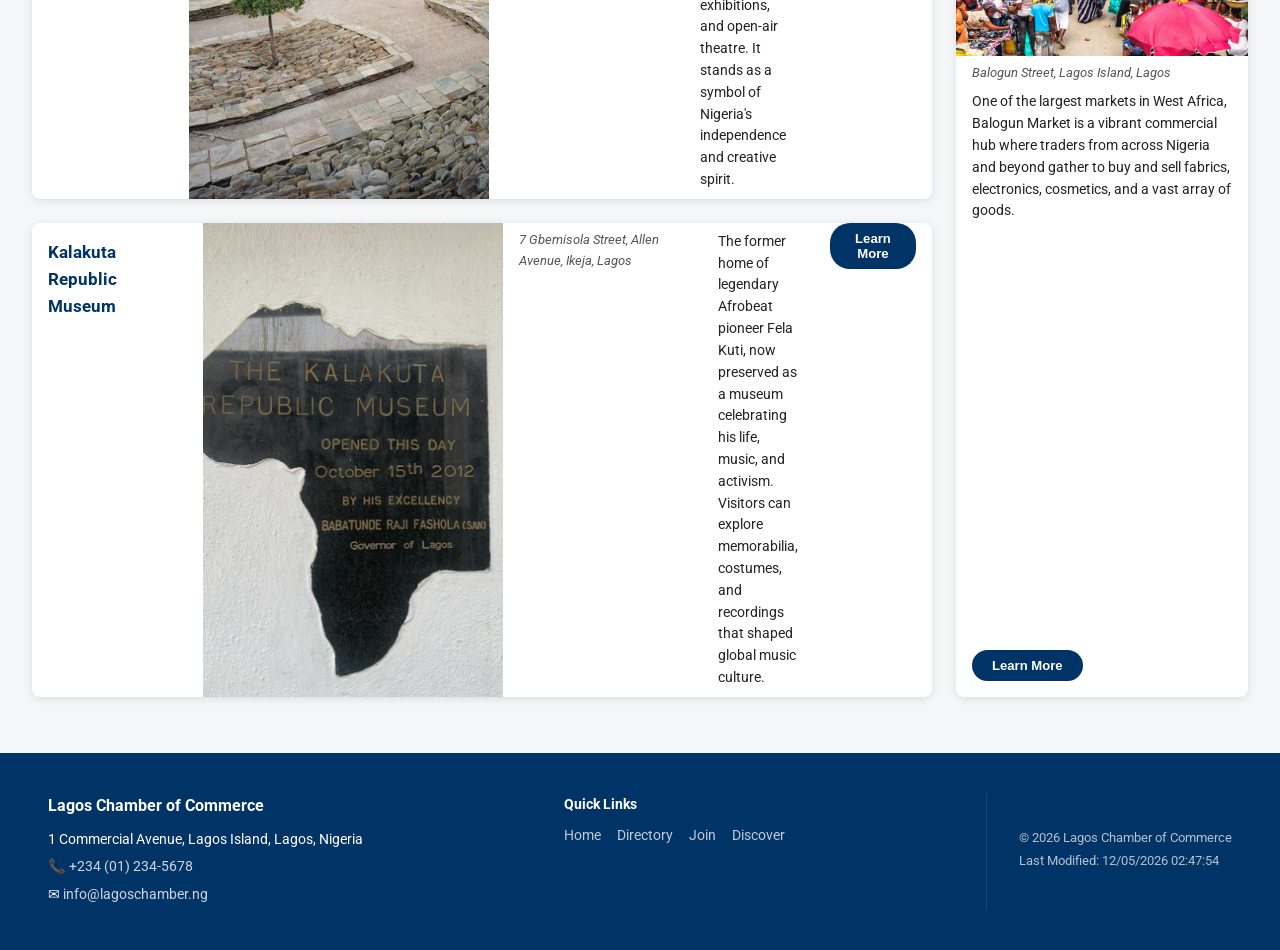
<file: chamber/discover.html>
<!DOCTYPE html>
<html lang="en">
<head>
  <meta charset="UTF-8">
  <meta name="viewport" content="width=device-width, initial-scale=1.0">

  <title>Lagos Chamber of Commerce | Discover Lagos</title>

  <meta name="description"
    content="Discover the best of Lagos — attractions, culture, markets, beaches, and landmarks that make this city the heart of West Africa.">
  <meta name="author" content="Precious Fabiyi">

  <link rel="icon" type="image/png" href="images/favicon.png">

  <link rel="preconnect" href="https://fonts.googleapis.com">
  <link rel="preconnect" href="https://fonts.gstatic.com" crossorigin>
  <link href="https://fonts.googleapis.com/css2?family=Roboto:wght@300;400;500;700&display=swap" rel="stylesheet">

  <link rel="stylesheet" href="styles/chamber.css">
  <link rel="stylesheet" href="styles/chamber-large.css">
  <link rel="stylesheet" href="styles/discover.css">

  <meta property="og:title" content="Discover Lagos — Lagos Chamber of Commerce">
  <meta property="og:description"
    content="Explore the top attractions, landmarks, culture, and experiences Lagos has to offer.">
  <meta property="og:image" content="https://preciousfabiyi.github.io/wdd231/chamber/images/hero-large.jpg">
  <meta property="og:url" content="https://preciousfabiyi.github.io/wdd231/chamber/discover.html">
  <meta property="og:type" content="website">

  <!-- type="module" required to use import in discover.js -->
  <script src="scripts/discover.js" type="module"></script>
</head>

<body>

<!-- ===================== HEADER ===================== -->
<header>
  <div class="logo">
    <img src="images/logo.jpg" alt="Lagos Chamber of Commerce Logo" width="60" height="60">
    <div class="logo-text">
      <h1>Lagos Chamber</h1>
      <span>of Commerce</span>
    </div>
  </div>

  <button id="menu" aria-label="Toggle navigation menu" aria-expanded="false"></button>

  <nav>
    <ul class="navigation">
      <li><a href="index.html">Home</a></li>
      <li><a href="directory.html">Directory</a></li>
      <li><a href="join.html">Join</a></li>
      <li><a href="discover.html" class="active" aria-current="page">Discover</a></li>
    </ul>
  </nav>
</header>

<!-- ===================== MAIN ===================== -->
<main>

  <!-- PAGE BANNER -->
  <div class="discover-banner">
    <h2>Discover Lagos</h2>
    <p>Explore the vibrant culture, landmark attractions, and rich heritage of Nigeria's most dynamic city.</p>
  </div>

  <!-- VISIT MESSAGE (localStorage) -->
  <div class="visit-banner" role="status" aria-live="polite">
    <span class="visit-icon" aria-hidden="true">👋</span>
    <p id="visit-message"></p>
  </div>

  <!-- PLACES GRID — cards injected by discover.js -->
  <section aria-labelledby="places-heading">
    <h2 id="places-heading" class="sr-only">Places of Interest in Lagos</h2>
    <div id="places-grid" class="places-grid"></div>
  </section>

</main>

<!-- ===================== FOOTER ===================== -->
<footer>
  <div class="footer-content">

    <div class="footer-info">
      <p class="footer-name">Lagos Chamber of Commerce</p>
      <p>1 Commercial Avenue, Lagos Island, Lagos, Nigeria</p>
      <p>📞 <a href="tel:+2341234567">+234 (01) 234-5678</a></p>
      <p>✉ <a href="mailto:info@lagoschamber.ng">info@lagoschamber.ng</a></p>
    </div>

    <div class="footer-links">
      <p><strong>Quick Links</strong></p>
      <ul>
        <li><a href="index.html">Home</a></li>
        <li><a href="directory.html">Directory</a></li>
        <li><a href="join.html">Join</a></li>
        <li><a href="discover.html">Discover</a></li>
      </ul>
    </div>

    <div class="footer-copy">
      <p>&copy; <span id="year"></span> Lagos Chamber of Commerce</p>
      <p id="lastModified"></p>
    </div>

  </div>
</footer>

</body>
</html>
</file>
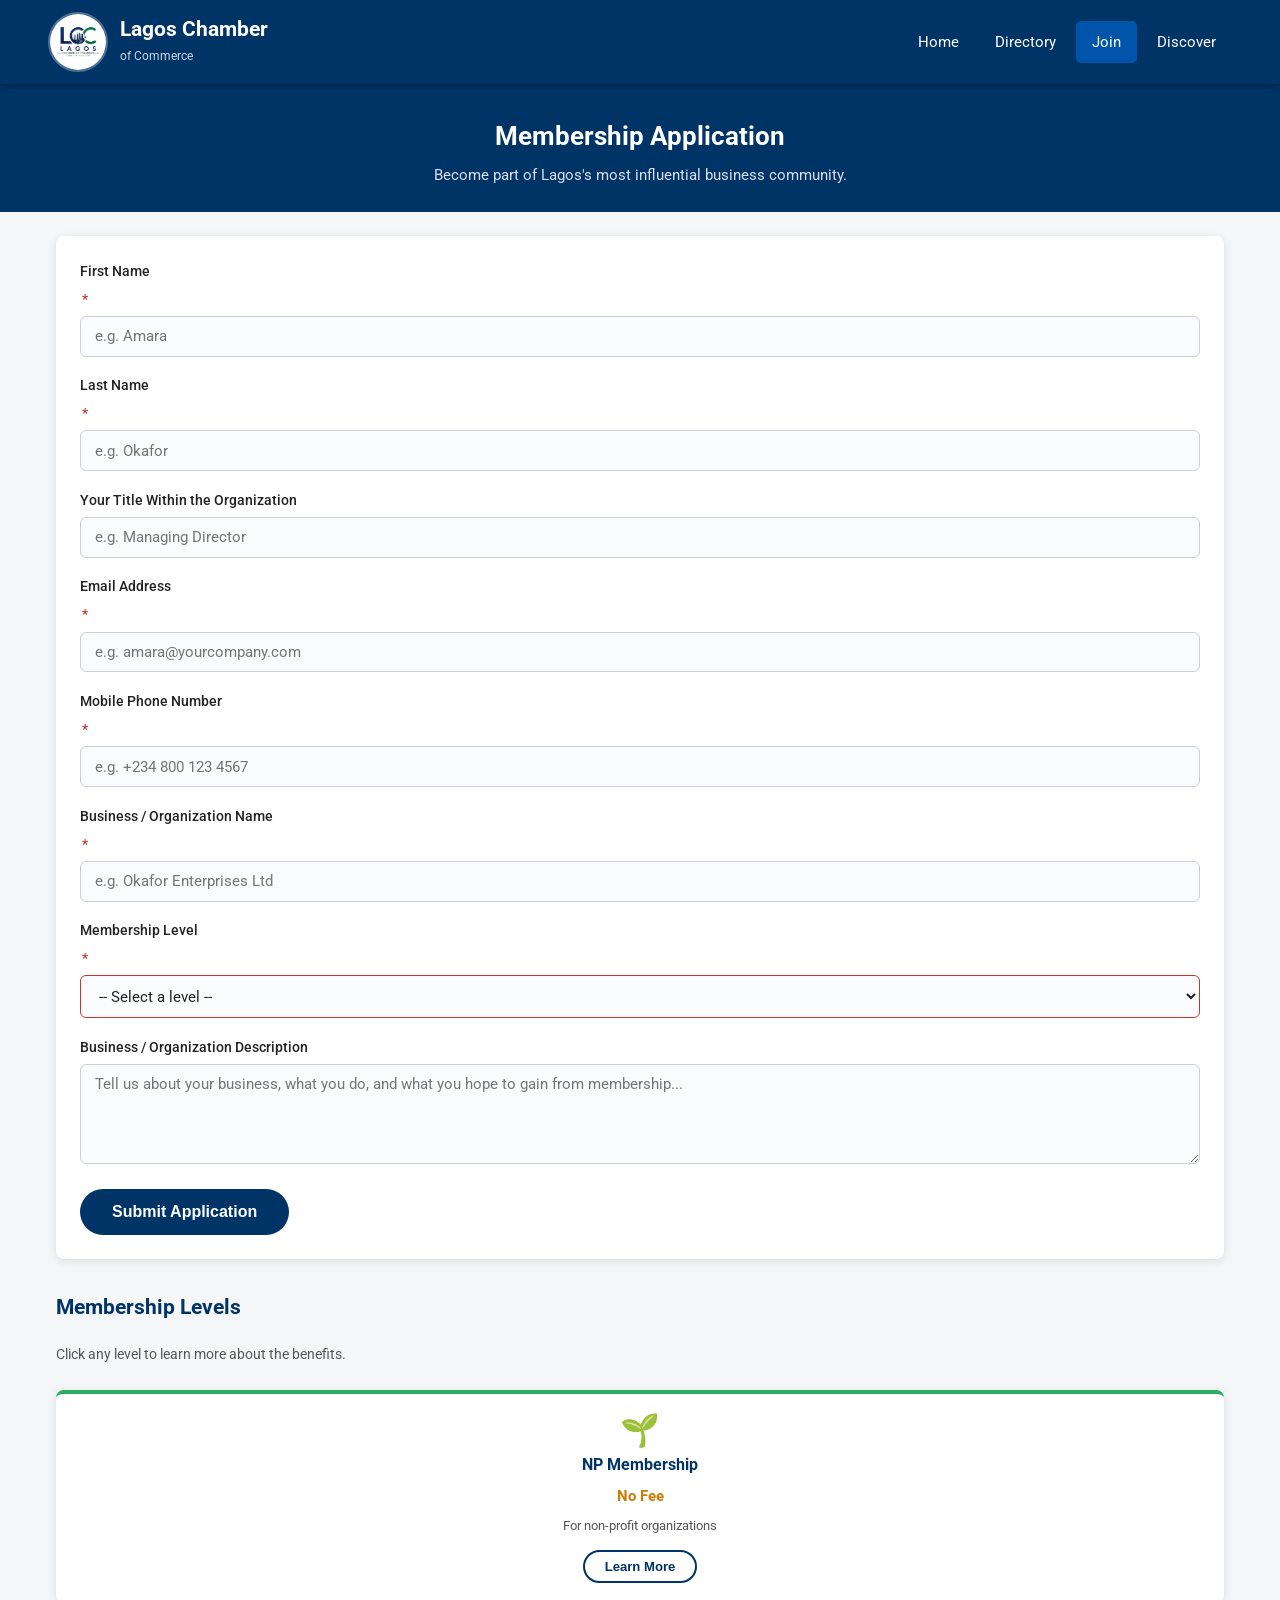
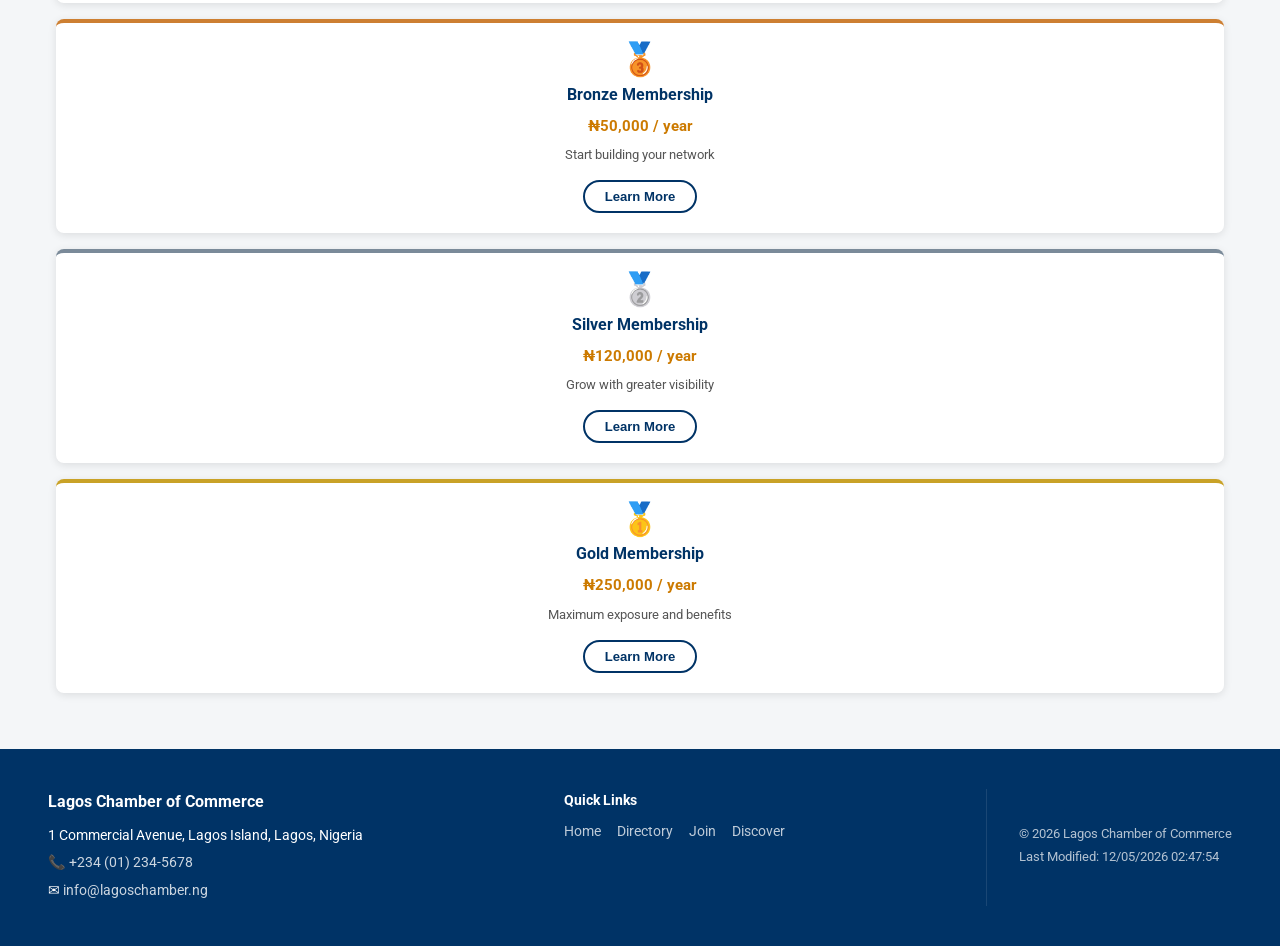
<file: chamber/join.html>
<!DOCTYPE html>
<html lang="en">
<head>
  <meta charset="UTF-8">
  <meta name="viewport" content="width=device-width, initial-scale=1.0">

  <title>Lagos Chamber of Commerce | Join Us</title>

  <meta name="description"
    content="Join the Lagos Chamber of Commerce. Choose a membership level and complete your application to connect with Lagos's top businesses.">
  <meta name="author" content="Precious Fabiyi">

  <link rel="icon" type="image/png" href="images/favicon.png">

  <link rel="preconnect" href="https://fonts.googleapis.com">
  <link rel="preconnect" href="https://fonts.gstatic.com" crossorigin>
  <link href="https://fonts.googleapis.com/css2?family=Roboto:wght@300;400;500;700&display=swap" rel="stylesheet">

  <link rel="stylesheet" href="styles/chamber.css">
  <link rel="stylesheet" href="styles/chamber-large.css">
  <link rel="stylesheet" href="styles/join.css">

  <meta property="og:title" content="Join the Lagos Chamber of Commerce">
  <meta property="og:description" content="Apply for membership and grow your business with the Lagos Chamber of Commerce.">
  <meta property="og:image" content="https://preciousfabiyi.github.io/chamber/wdd231/images/hero-large.jpg">
  <meta property="og:url" content="https://preciousfabiyi.github.io/chamber/join.html">
  <meta property="og:type" content="website">

  <script src="scripts/join.js" defer></script>
</head>

<body>

<!-- ===================== HEADER ===================== -->
<header>
  <div class="logo">
    <img src="images/logo.jpg" alt="Lagos Chamber of Commerce Logo" width="60" height="60">
    <div class="logo-text">
      <h1>Lagos Chamber</h1>
      <span>of Commerce</span>
    </div>
  </div>

  <button id="menu" aria-label="Toggle navigation menu" aria-expanded="false"></button>

  <nav>
    <ul class="navigation">
      <li><a href="index.html">Home</a></li>
      <li><a href="directory.html">Directory</a></li>
      <li><a href="join.html" class="active" aria-current="page">Join</a></li>
      <li><a href="discover.html">Discover</a></li>
    </ul>
  </nav>
</header>

<!-- ===================== MAIN ===================== -->
<main>

  <div class="join-page-header">
    <h2>Membership Application</h2>
    <p>Become part of Lagos's most influential business community.</p>
  </div>

  <div class="join-layout">

    <!-- ── APPLICATION FORM ── -->
    <section class="form-section" aria-labelledby="form-heading">
      <h2 id="form-heading" class="sr-only">Application Form</h2>

      <form action="thankyou.html" method="get" novalidate>

        <!-- First Name -->
        <label for="fname">
          First Name <span class="required" aria-hidden="true">*</span>
          <input
            type="text"
            id="fname"
            name="fname"
            title="Enter your first name"
            autocomplete="given-name"
            required
            placeholder="e.g. Amara">
        </label>

        <!-- Last Name -->
        <label for="lname">
          Last Name <span class="required" aria-hidden="true">*</span>
          <input
            type="text"
            id="lname"
            name="lname"
            title="Enter your last name"
            autocomplete="family-name"
            required
            placeholder="e.g. Okafor">
        </label>

        <!-- Organizational Title -->
        <label for="org-title">
          Your Title Within the Organization
          <input
            type="text"
            id="org-title"
            name="org-title"
            title="Enter your title — letters, hyphens, and spaces only, minimum 7 characters"
            autocomplete="organization-title"
            pattern="[A-Za-z\- ]{7,}"
            placeholder="e.g. Managing Director">
        </label>

        <!-- Email -->
        <label for="email">
          Email Address <span class="required" aria-hidden="true">*</span>
          <input
            type="email"
            id="email"
            name="email"
            title="Enter a valid email address"
            autocomplete="email"
            required
            placeholder="e.g. amara@yourcompany.com">
        </label>

        <!-- Mobile Phone -->
        <label for="phone">
          Mobile Phone Number <span class="required" aria-hidden="true">*</span>
          <input
            type="tel"
            id="phone"
            name="phone"
            title="Enter your mobile phone number"
            autocomplete="tel"
            required
            placeholder="e.g. +234 800 123 4567">
        </label>

        <!-- Business / Organization Name -->
        <label for="org-name">
          Business / Organization Name <span class="required" aria-hidden="true">*</span>
          <input
            type="text"
            id="org-name"
            name="org-name"
            title="Enter your business or organization name"
            autocomplete="organization"
            required
            placeholder="e.g. Okafor Enterprises Ltd">
        </label>

        <!-- Membership Level -->
        <label for="membership">
          Membership Level <span class="required" aria-hidden="true">*</span>
          <select id="membership" name="membership" title="Select a membership level" required>
            <option value="" disabled selected>-- Select a level --</option>
            <option value="np">NP Membership (Non-Profit — No Fee)</option>
            <option value="bronze">Bronze Membership</option>
            <option value="silver">Silver Membership</option>
            <option value="gold">Gold Membership</option>
          </select>
        </label>

        <!-- Business Description -->
        <label for="description">
          Business / Organization Description
          <textarea
            id="description"
            name="description"
            title="Briefly describe your business or organization"
            rows="4"
            placeholder="Tell us about your business, what you do, and what you hope to gain from membership..."></textarea>
        </label>

        <!-- Hidden Timestamp -->
        <input type="hidden" id="timestamp" name="timestamp">

        <!-- Submit -->
        <input type="submit" value="Submit Application" class="submit-btn">

      </form>
    </section>

    <!-- ── MEMBERSHIP CARDS ── -->
    <aside class="membership-cards" aria-labelledby="levels-heading">
      <h2 id="levels-heading">Membership Levels</h2>
      <p class="levels-intro">Click any level to learn more about the benefits.</p>

      <!-- NP Card -->
      <div class="mem-card np-card animate-card">
        <div class="mem-card-icon">🌱</div>
        <h3>NP Membership</h3>
        <p class="mem-price">No Fee</p>
        <p class="mem-tagline">For non-profit organizations</p>
        <button class="mem-info-btn" data-modal="modal-np" aria-haspopup="dialog">
          Learn More
        </button>
      </div>

      <!-- Bronze Card -->
      <div class="mem-card bronze-card animate-card">
        <div class="mem-card-icon">🥉</div>
        <h3>Bronze Membership</h3>
        <p class="mem-price">₦50,000 / year</p>
        <p class="mem-tagline">Start building your network</p>
        <button class="mem-info-btn" data-modal="modal-bronze" aria-haspopup="dialog">
          Learn More
        </button>
      </div>

      <!-- Silver Card -->
      <div class="mem-card silver-card animate-card">
        <div class="mem-card-icon">🥈</div>
        <h3>Silver Membership</h3>
        <p class="mem-price">₦120,000 / year</p>
        <p class="mem-tagline">Grow with greater visibility</p>
        <button class="mem-info-btn" data-modal="modal-silver" aria-haspopup="dialog">
          Learn More
        </button>
      </div>

      <!-- Gold Card -->
      <div class="mem-card gold-card animate-card">
        <div class="mem-card-icon">🥇</div>
        <h3>Gold Membership</h3>
        <p class="mem-price">₦250,000 / year</p>
        <p class="mem-tagline">Maximum exposure and benefits</p>
        <button class="mem-info-btn" data-modal="modal-gold" aria-haspopup="dialog">
          Learn More
        </button>
      </div>

    </aside>
  </div>
  <!-- end .join-layout -->

</main>

<!-- ===================== MODALS ===================== -->

<!-- NP Modal -->
<dialog id="modal-np" aria-labelledby="modal-np-title">
  <div class="modal-inner">
    <button class="modal-close" aria-label="Close NP membership details">&times;</button>
    <div class="modal-icon">🌱</div>
    <h2 id="modal-np-title">NP Membership Benefits</h2>
    <p class="modal-price">No Annual Fee</p>
    <ul>
      <li>Chamber directory listing</li>
      <li>Access to monthly networking events</li>
      <li>Nonprofit resource library</li>
      <li>Community bulletin board posting rights</li>
      <li>Newsletter subscription</li>
      <li>Eligibility for chamber grant announcements</li>
    </ul>
    <button class="modal-select-btn" data-level="np">Select NP Membership</button>
  </div>
</dialog>

<!-- Bronze Modal -->
<dialog id="modal-bronze" aria-labelledby="modal-bronze-title">
  <div class="modal-inner">
    <button class="modal-close" aria-label="Close Bronze membership details">&times;</button>
    <div class="modal-icon">🥉</div>
    <h2 id="modal-bronze-title">Bronze Membership Benefits</h2>
    <p class="modal-price">₦50,000 / year</p>
    <ul>
      <li>All NP benefits included</li>
      <li>Business profile on chamber website</li>
      <li>10% discount on chamber training workshops</li>
      <li>Access to member-only business forums</li>
      <li>Referral network participation</li>
      <li>One free event ticket per quarter</li>
    </ul>
    <button class="modal-select-btn" data-level="bronze">Select Bronze Membership</button>
  </div>
</dialog>

<!-- Silver Modal -->
<dialog id="modal-silver" aria-labelledby="modal-silver-title">
  <div class="modal-inner">
    <button class="modal-close" aria-label="Close Silver membership details">&times;</button>
    <div class="modal-icon">🥈</div>
    <h2 id="modal-silver-title">Silver Membership Benefits</h2>
    <p class="modal-price">₦120,000 / year</p>
    <ul>
      <li>All Bronze benefits included</li>
      <li>Spotlight eligibility on the chamber home page</li>
      <li>25% discount on all chamber events</li>
      <li>Featured listing in the member directory</li>
      <li>Access to annual business awards gala</li>
      <li>Priority registration for training programmes</li>
      <li>Two free event tickets per quarter</li>
    </ul>
    <button class="modal-select-btn" data-level="silver">Select Silver Membership</button>
  </div>
</dialog>

<!-- Gold Modal -->
<dialog id="modal-gold" aria-labelledby="modal-gold-title">
  <div class="modal-inner">
    <button class="modal-close" aria-label="Close Gold membership details">&times;</button>
    <div class="modal-icon">🥇</div>
    <h2 id="modal-gold-title">Gold Membership Benefits</h2>
    <p class="modal-price">₦250,000 / year</p>
    <ul>
      <li>All Silver benefits included</li>
      <li>Premium spotlight on the chamber home page</li>
      <li>Logo placement on chamber publications</li>
      <li>Complimentary table at the annual gala dinner</li>
      <li>Free access to all chamber training workshops</li>
      <li>Speaking opportunity at one annual event</li>
      <li>Dedicated account manager</li>
      <li>Four free event tickets per quarter</li>
    </ul>
    <button class="modal-select-btn" data-level="gold">Select Gold Membership</button>
  </div>
</dialog>

<!-- ===================== FOOTER ===================== -->
<footer>
  <div class="footer-content">

    <div class="footer-info">
      <p class="footer-name">Lagos Chamber of Commerce</p>
      <p>1 Commercial Avenue, Lagos Island, Lagos, Nigeria</p>
      <p>📞 <a href="tel:+2341234567">+234 (01) 234-5678</a></p>
      <p>✉ <a href="mailto:info@lagoschamber.ng">info@lagoschamber.ng</a></p>
    </div>

    <div class="footer-links">
      <p><strong>Quick Links</strong></p>
      <ul>
        <li><a href="index.html">Home</a></li>
        <li><a href="directory.html">Directory</a></li>
        <li><a href="join.html">Join</a></li>
        <li><a href="discover.html">Discover</a></li>
      </ul>
    </div>

    <div class="footer-copy">
      <p>&copy; <span id="year"></span> Lagos Chamber of Commerce</p>
      <p id="lastModified"></p>
    </div>

  </div>
</footer>

</body>
</html>
</file>
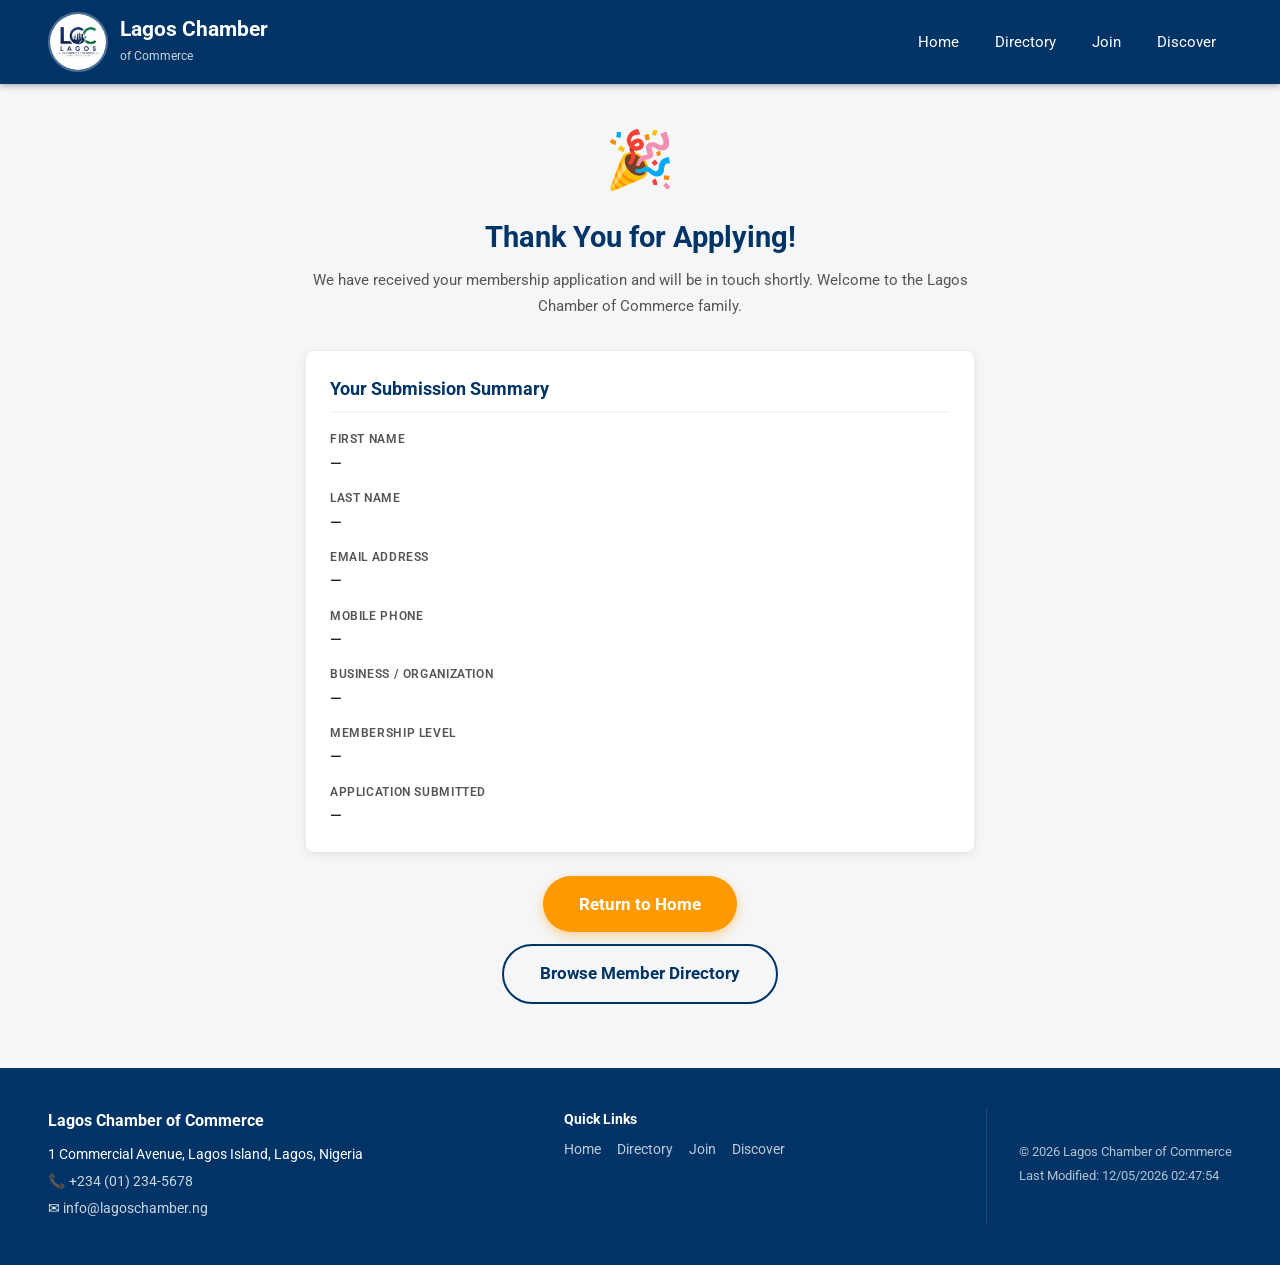
<file: chamber/thankyou.html>
<!DOCTYPE html>
<html lang="en">
<head>
  <meta charset="UTF-8">
  <meta name="viewport" content="width=device-width, initial-scale=1.0">

  <title>Lagos Chamber of Commerce | Thank You</title>

  <meta name="description"
    content="Thank you for submitting your membership application to the Lagos Chamber of Commerce.">
  <meta name="author" content="Precious Fabiyi">

  <link rel="icon" type="image/png" href="images/favicon.png">

  <link rel="preconnect" href="https://fonts.googleapis.com">
  <link rel="preconnect" href="https://fonts.gstatic.com" crossorigin>
  <link href="https://fonts.googleapis.com/css2?family=Roboto:wght@300;400;500;700&display=swap" rel="stylesheet">

  <link rel="stylesheet" href="styles/chamber.css">
  <link rel="stylesheet" href="styles/chamber-large.css">
  <link rel="stylesheet" href="styles/join.css">

  <script src="scripts/join.js" defer></script>
</head>

<body>

<!-- ===================== HEADER ===================== -->
<header>
  <div class="logo">
    <img src="images/logo.jpg" alt="Lagos Chamber of Commerce Logo" width="60" height="60">
    <div class="logo-text">
      <h1>Lagos Chamber</h1>
      <span>of Commerce</span>
    </div>
  </div>

  <button id="menu" aria-label="Toggle navigation menu" aria-expanded="false"></button>

  <nav>
    <ul class="navigation">
      <li><a href="index.html">Home</a></li>
      <li><a href="directory.html">Directory</a></li>
      <li><a href="join.html">Join</a></li>
      <li><a href="discover.html">Discover</a></li>
    </ul>
  </nav>
</header>

<!-- ===================== MAIN ===================== -->
<main>

  <div class="thankyou-wrapper">

    <div class="thankyou-hero">
      <div class="thankyou-icon" aria-hidden="true">🎉</div>
      <h2>Thank You for Applying!</h2>
      <p>We have received your membership application and will be in touch shortly.
         Welcome to the Lagos Chamber of Commerce family.</p>
    </div>

    <section class="submission-summary" aria-labelledby="summary-heading">
      <h3 id="summary-heading">Your Submission Summary</h3>

      <dl class="summary-grid">
        <div class="summary-item">
          <dt>First Name</dt>
          <dd id="out-fname">—</dd>
        </div>
        <div class="summary-item">
          <dt>Last Name</dt>
          <dd id="out-lname">—</dd>
        </div>
        <div class="summary-item">
          <dt>Email Address</dt>
          <dd id="out-email">—</dd>
        </div>
        <div class="summary-item">
          <dt>Mobile Phone</dt>
          <dd id="out-phone">—</dd>
        </div>
        <div class="summary-item">
          <dt>Business / Organization</dt>
          <dd id="out-org">—</dd>
        </div>
        <div class="summary-item">
          <dt>Membership Level</dt>
          <dd id="out-membership">—</dd>
        </div>
        <div class="summary-item summary-item--full">
          <dt>Application Submitted</dt>
          <dd id="out-timestamp">—</dd>
        </div>
      </dl>
    </section>

    <div class="thankyou-actions">
      <a href="index.html" class="cta-button">Return to Home</a>
      <a href="directory.html" class="cta-button cta-button--outline">Browse Member Directory</a>
    </div>

  </div>

</main>

<!-- ===================== FOOTER ===================== -->
<footer>
  <div class="footer-content">

    <div class="footer-info">
      <p class="footer-name">Lagos Chamber of Commerce</p>
      <p>1 Commercial Avenue, Lagos Island, Lagos, Nigeria</p>
      <p>📞 <a href="tel:+2341234567">+234 (01) 234-5678</a></p>
      <p>✉ <a href="mailto:info@lagoschamber.ng">info@lagoschamber.ng</a></p>
    </div>

    <div class="footer-links">
      <p><strong>Quick Links</strong></p>
      <ul>
        <li><a href="index.html">Home</a></li>
        <li><a href="directory.html">Directory</a></li>
        <li><a href="join.html">Join</a></li>
        <li><a href="discover.html">Discover</a></li>
      </ul>
    </div>

    <div class="footer-copy">
      <p>&copy; <span id="year"></span> Lagos Chamber of Commerce</p>
      <p id="lastModified"></p>
    </div>

  </div>
</footer>

</body>
</html>
</file>
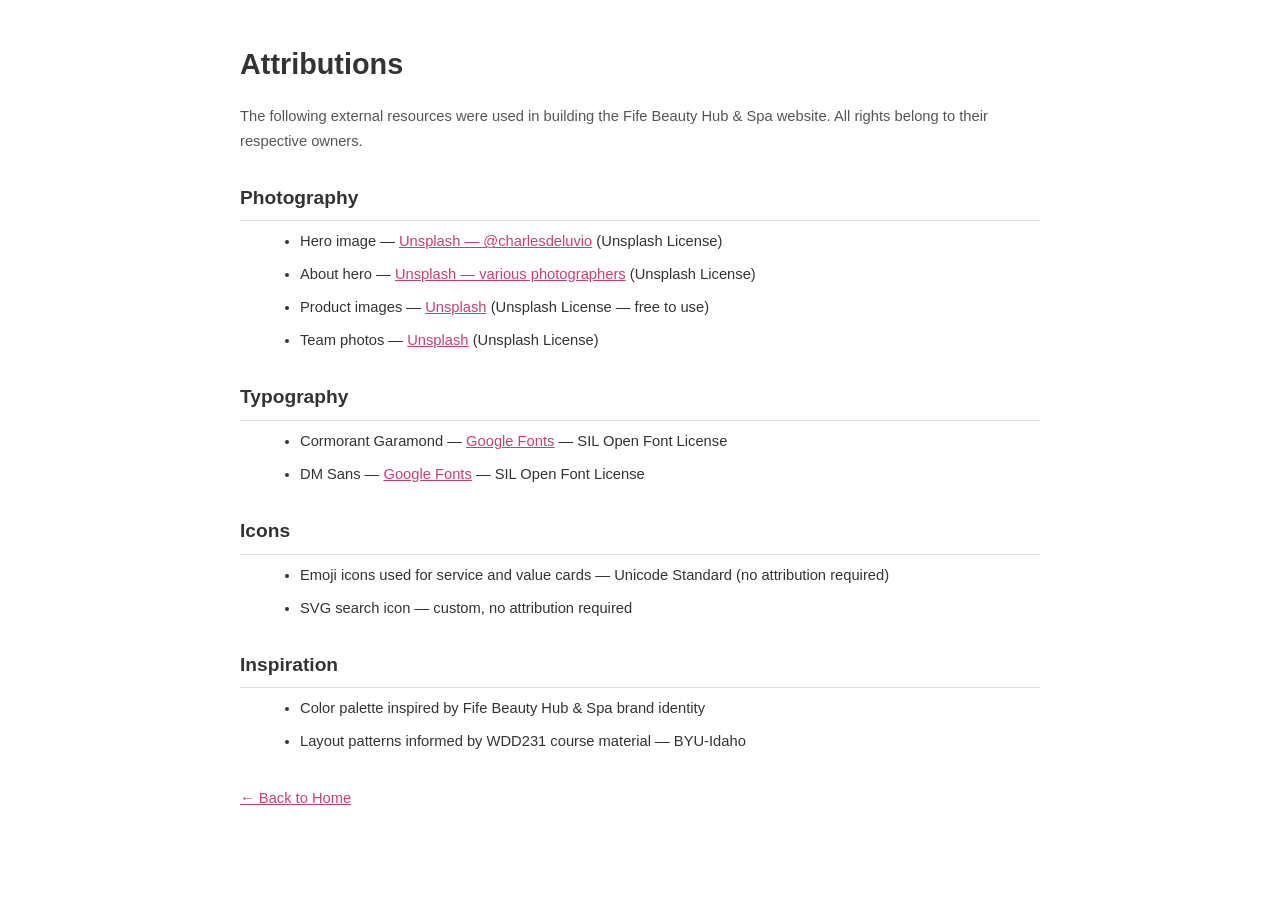
<file: final-Project/attributions.html>
<!DOCTYPE html>
<html lang="en">
<head>
  <meta charset="UTF-8">
  <meta name="viewport" content="width=device-width, initial-scale=1.0">
  <title>Attributions — Fife Beauty Hub &amp; Spa</title>
  <meta name="author" content="Precious Fabiyi">
  <link rel="icon" href="favicon.svg" type="image/svg+xml">
  <style>
    body { font-family: Arial, sans-serif; max-width: 800px; margin: 40px auto; padding: 0 24px; line-height: 1.7; color: #333; }
    h1 { font-size: 1.8rem; margin-bottom: 8px; }
    h2 { font-size: 1.2rem; margin: 28px 0 8px; border-bottom: 1px solid #ddd; padding-bottom: 6px; }
    ul { margin: 0 0 14px 20px; }
    li { margin-bottom: 8px; font-size: .92rem; }
    a { color: #c8416e; }
    p { font-size: .92rem; color: #555; }
  </style>
</head>
<body>
  <h1>Attributions</h1>
  <p>The following external resources were used in building the Fife Beauty Hub &amp; Spa website. All rights belong to their respective owners.</p>

  <h2>Photography</h2>
  <ul>
    <li>Hero image — <a href="https://unsplash.com/photos/woman-holding-white-bottle-near-window" target="_blank" rel="noopener">Unsplash — @charlesdeluvio</a> (Unsplash License)</li>
    <li>About hero — <a href="https://unsplash.com" target="_blank" rel="noopener">Unsplash — various photographers</a> (Unsplash License)</li>
    <li>Product images — <a href="https://unsplash.com" target="_blank" rel="noopener">Unsplash</a> (Unsplash License — free to use)</li>
    <li>Team photos — <a href="https://unsplash.com" target="_blank" rel="noopener">Unsplash</a> (Unsplash License)</li>
  </ul>

  <h2>Typography</h2>
  <ul>
    <li>Cormorant Garamond — <a href="https://fonts.google.com/specimen/Cormorant+Garamond" target="_blank" rel="noopener">Google Fonts</a> — SIL Open Font License</li>
    <li>DM Sans — <a href="https://fonts.google.com/specimen/DM+Sans" target="_blank" rel="noopener">Google Fonts</a> — SIL Open Font License</li>
  </ul>

  <h2>Icons</h2>
  <ul>
    <li>Emoji icons used for service and value cards — Unicode Standard (no attribution required)</li>
    <li>SVG search icon — custom, no attribution required</li>
  </ul>

  <h2>Inspiration</h2>
  <ul>
    <li>Color palette inspired by Fife Beauty Hub &amp; Spa brand identity</li>
    <li>Layout patterns informed by WDD231 course material — BYU-Idaho</li>
  </ul>

  <p style="margin-top:32px;"><a href="index.html">&larr; Back to Home</a></p>
</body>
</html>
</file>
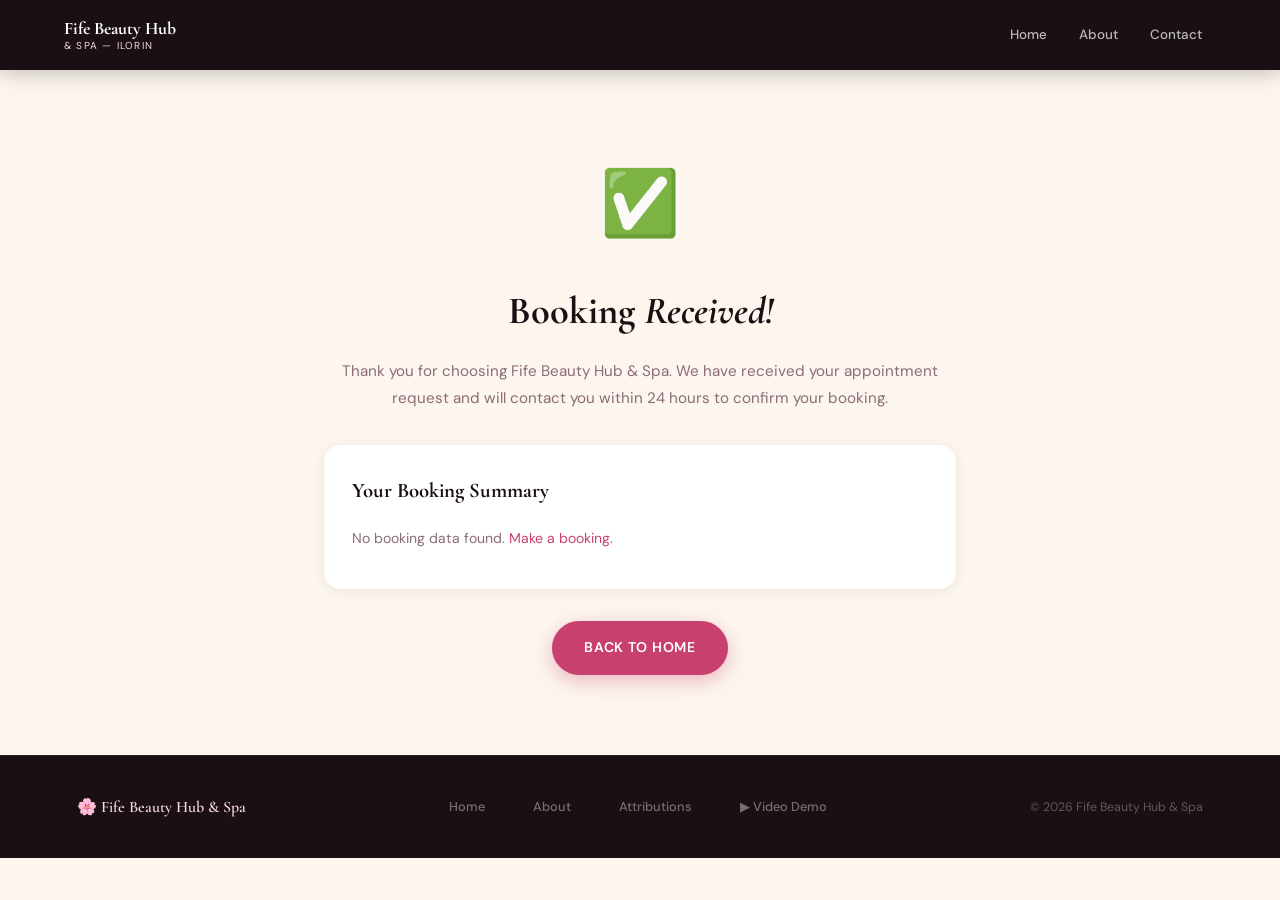
<file: final-Project/confirmation.html>
<!DOCTYPE html>
<html lang="en">
<head>
  <meta charset="UTF-8">
  <meta name="viewport" content="width=device-width, initial-scale=1.0">
  <title>Booking Confirmed — Fife Beauty Hub &amp; Spa</title>
  <meta name="description" content="Your appointment booking has been received. Fife Beauty Hub & Spa will confirm shortly.">
  <meta name="author" content="Precious Fabiyi">
  <link rel="icon" href="favicon.svg" type="image/svg+xml">
  <link rel="preconnect" href="https://fonts.googleapis.com">
  <link rel="preconnect" href="https://fonts.gstatic.com" crossorigin>
  <link href="https://fonts.googleapis.com/css2?family=Cormorant+Garamond:ital,wght@0,400;0,600;0,700&family=DM+Sans:wght@300;400;500;600&display=swap" rel="stylesheet">
  <link rel="stylesheet" href="styles/main.css">
  <style>
    .confirm-wrap { max-width: 680px; margin: 0 auto; padding: 80px 24px; text-align: center; }
    .confirm-icon { font-size: 4rem; margin-bottom: 20px; }
    .confirm-wrap h1 { font-family: var(--font-serif); font-size: 2.4rem; color: var(--dark); margin-bottom: 14px; }
    .confirm-wrap p  { color: var(--muted); font-size: .95rem; line-height: 1.8; margin-bottom: 10px; }
    .confirm-details { background: #fff; border-radius: var(--radius-md); padding: 28px; box-shadow: var(--shadow-sm); margin: 32px 0; text-align: left; }
    .confirm-details h2 { font-family: var(--font-serif); font-size: 1.3rem; color: var(--dark); margin-bottom: 18px; }
    .detail-row { display: flex; justify-content: space-between; padding: 10px 0; border-bottom: 1px solid var(--cream-mid); font-size: .9rem; }
    .detail-row:last-child { border-bottom: none; }
    .detail-label { color: var(--muted); font-weight: 600; }
    .detail-value { color: var(--text); text-transform: capitalize; }
  </style>
</head>
<body>
  <a href="#main-content" class="skip-link">Skip to main content</a>

  <header>
    <a href="index.html" class="logo-link" aria-label="Fife Beauty Hub home">
      <div class="logo-text">
        <span class="logo-main">Fife Beauty Hub</span>
        <span class="logo-sub">& Spa — Ilorin</span>
      </div>
    </a>
    <nav aria-label="Main navigation">
      <a href="index.html">Home</a>
      <a href="about.html">About</a>
      <a href="contact.html">Contact</a>
    </nav>
    <button class="hamburger" aria-expanded="false" aria-label="Toggle navigation menu">
      <span></span><span></span><span></span>
    </button>
  </header>

  <main id="main-content">
    <div class="confirm-wrap">
      <div class="confirm-icon" aria-hidden="true">✅</div>
      <h1>Booking <em>Received!</em></h1>
      <p>Thank you for choosing Fife Beauty Hub &amp; Spa. We have received your appointment request and will contact you within 24 hours to confirm your booking.</p>

      <div class="confirm-details">
        <h2>Your Booking Summary</h2>
        <div id="booking-details">
          <p style="color:var(--muted);font-size:.88rem;">Loading your booking details…</p>
        </div>
      </div>

      <a href="index.html" class="btn btn-primary">Back to Home</a>
    </div>
  </main>

  <footer>
    <div class="footer-inner">
      <span class="footer-brand">🌸 Fife Beauty Hub &amp; Spa</span>
      <nav class="footer-links" aria-label="Footer navigation">
        <a href="index.html">Home</a>
        <a href="about.html">About</a>
        <a href="attributions.html">Attributions</a>
        <a href="YOUR_VIDEO_URL" target="_blank" rel="noopener">▶ Video Demo</a>
      </nav>
      <p class="footer-copy">&copy; <span id="footer-year"></span> Fife Beauty Hub &amp; Spa</p>
    </div>
  </footer>

  <script type="module">
    import { setupHamburger } from './scripts/utils.js';
    setupHamburger();

    // Parse URL query params (form data)
    const params = new URLSearchParams(window.location.search);
    const fields = [
      { label: 'Name',    value: `${params.get('fname') || ''} ${params.get('lname') || ''}`.trim() },
      { label: 'Email',   value: params.get('email')   || '—' },
      { label: 'Phone',   value: params.get('phone')   || '—' },
      { label: 'Service', value: params.get('service') || '—' },
      { label: 'Date',    value: params.get('date')    || '—' },
      { label: 'Notes',   value: params.get('message') || 'None' },
    ];

    const container = document.getElementById('booking-details');
    if (params.size === 0) {
      container.innerHTML = '<p style="color:var(--muted);font-size:.88rem;">No booking data found. <a href="contact.html">Make a booking</a>.</p>';
    } else {
      container.innerHTML = fields.map(f => `
        <div class="detail-row">
          <span class="detail-label">${f.label}</span>
          <span class="detail-value">${f.value}</span>
        </div>`).join('');
    }

    document.getElementById('footer-year').textContent = new Date().getFullYear();
  </script>
</body>
</html>
</file>
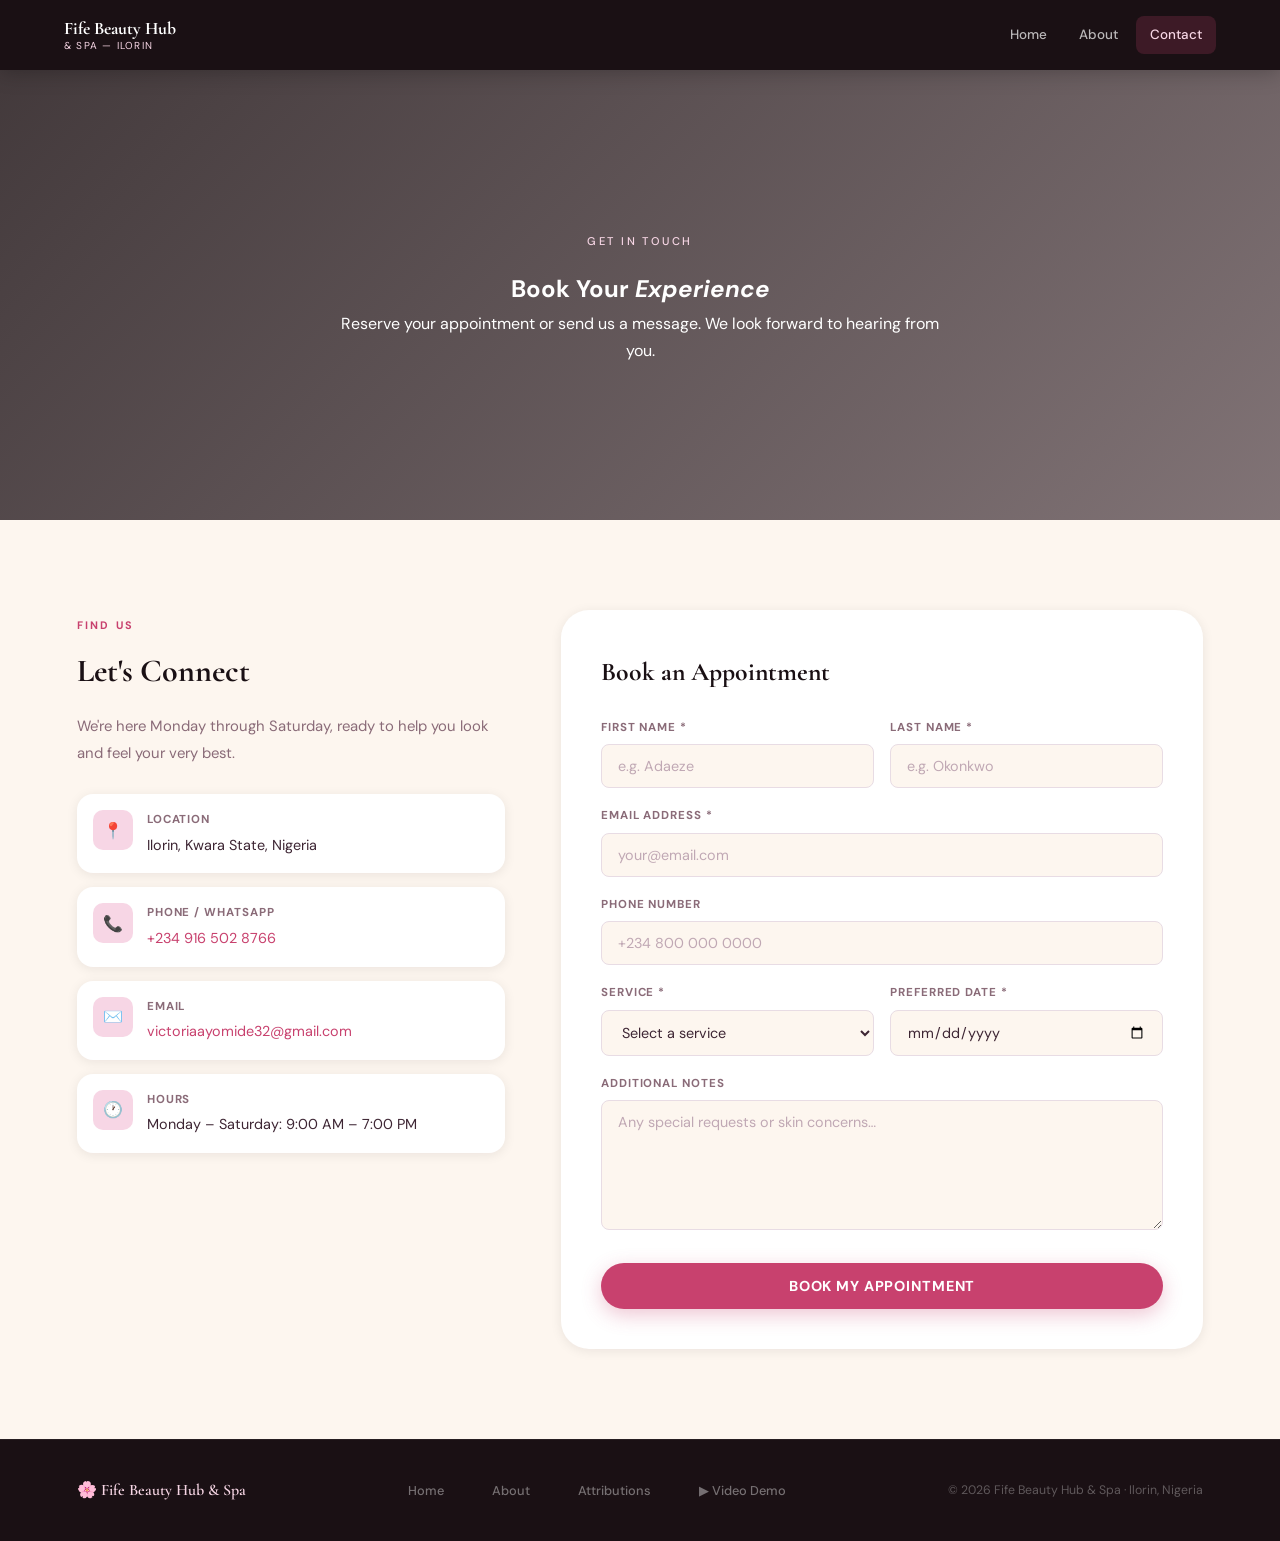
<file: final-Project/contact.html>
<!DOCTYPE html>
<html lang="en">
<head>
  <meta charset="UTF-8">
  <meta name="viewport" content="width=device-width, initial-scale=1.0">
  <title>Contact &amp; Book — Fife Beauty Hub &amp; Spa</title>
  <meta name="description" content="Book a spa appointment or get in touch with Fife Beauty Hub & Spa in Ilorin, Nigeria. We offer facials, pedicures, and personalised skincare consultations.">
  <meta name="author" content="Precious Fabiyi">
  <!-- Favicon -->
  <link rel="icon" href="favicon.svg" type="image/svg+xml">
  <!-- Open Graph -->
  <meta property="og:title" content="Book an Appointment — Fife Beauty Hub & Spa">
  <meta property="og:description" content="Reserve your spa appointment at Fife Beauty Hub & Spa in Ilorin, Nigeria. Book facials, pedicures, and personalised skincare consultations online.">
  <meta property="og:type" content="website">
  <meta property="og:url" content="https://preciousfabiyi.github.io/wdd231/final/contact.html">
  <meta property="og:image" content="https://images.unsplash.com/photo-1522335789203-aabd1fc54bc9?q=80&w=1200&auto=format&fit=crop">
  <link rel="preconnect" href="https://fonts.googleapis.com">
  <link rel="preconnect" href="https://fonts.gstatic.com" crossorigin>
  <link href="https://fonts.googleapis.com/css2?family=Cormorant+Garamond:ital,wght@0,400;0,600;0,700;1,400&family=DM+Sans:wght@300;400;500;600&display=swap" rel="stylesheet">
  <link rel="stylesheet" href="styles/main.css">
</head>
<body>
  <a href="#main-content" class="skip-link">Skip to main content</a>

  <header>
    <a href="index.html" class="logo-link" aria-label="Fife Beauty Hub home">
      <div class="logo-text">
        <span class="logo-main">Fife Beauty Hub</span>
        <span class="logo-sub">& Spa — Ilorin</span>
      </div>
    </a>
    <nav aria-label="Main navigation">
      <a href="index.html">Home</a>
      <a href="about.html">About</a>
      <a href="contact.html" aria-current="page">Contact</a>
    </nav>
    <button class="hamburger" aria-expanded="false" aria-label="Toggle navigation menu">
      <span></span><span></span><span></span>
    </button>
  </header>

  <main id="main-content">
    <section class="page-hero" aria-label="Contact page hero">
      <div class="hero-content">
        <span class="hero-tag">Get In Touch</span>
        <h1>Book Your <em>Experience</em></h1>
        <p>Reserve your appointment or send us a message. We look forward to hearing from you.</p>
      </div>
    </section>

    <section class="section" aria-labelledby="contact-heading">
      <div class="contact-grid">

        <!-- Contact Info -->
        <div class="contact-info">
          <span class="section-label">Find Us</span>
          <h2 id="contact-heading">Let's Connect</h2>
          <p>We're here Monday through Saturday, ready to help you look and feel your very best.</p>
          <div class="contact-items">
            <div class="contact-item">
              <div class="ci-icon" aria-hidden="true">📍</div>
              <div>
                <p class="ci-label">Location</p>
                <p class="ci-value">Ilorin, Kwara State, Nigeria</p>
              </div>
            </div>
            <div class="contact-item">
              <div class="ci-icon" aria-hidden="true">📞</div>
              <div>
                <p class="ci-label">Phone / WhatsApp</p>
                <p class="ci-value"><a href="tel:+2349165028766">+234 916 502 8766</a></p>
              </div>
            </div>
            <div class="contact-item">
              <div class="ci-icon" aria-hidden="true">✉️</div>
              <div>
                <p class="ci-label">Email</p>
                <p class="ci-value"><a href="mailto:victoriaayomide32@gmail.com">victoriaayomide32@gmail.com</a></p>
              </div>
            </div>
            <div class="contact-item">
              <div class="ci-icon" aria-hidden="true">🕐</div>
              <div>
                <p class="ci-label">Hours</p>
                <p class="ci-value">Monday – Saturday: 9:00 AM – 7:00 PM</p>
              </div>
            </div>
          </div>
        </div>

        <!-- Booking Form -->
        <div class="form-card">
          <h3>Book an Appointment</h3>
          <form id="booking-form" action="confirmation.html" method="get">
            <div class="form-row">
              <div class="form-group">
                <label for="fname">First Name <span aria-hidden="true">*</span></label>
                <input type="text" id="fname" name="fname" placeholder="e.g. Adaeze" required autocomplete="given-name">
              </div>
              <div class="form-group">
                <label for="lname">Last Name <span aria-hidden="true">*</span></label>
                <input type="text" id="lname" name="lname" placeholder="e.g. Okonkwo" required autocomplete="family-name">
              </div>
            </div>
            <div class="form-group">
              <label for="email">Email Address <span aria-hidden="true">*</span></label>
              <input type="email" id="email" name="email" placeholder="your@email.com" required autocomplete="email">
            </div>
            <div class="form-group">
              <label for="phone">Phone Number</label>
              <input type="tel" id="phone" name="phone" placeholder="+234 800 000 0000" autocomplete="tel">
            </div>
            <div class="form-row">
              <div class="form-group">
                <label for="service">Service <span aria-hidden="true">*</span></label>
                <select id="service" name="service" required>
                  <option value="" disabled selected>Select a service</option>
                  <option value="facial">Luxury Facial</option>
                  <option value="pedicure">Spa Pedicure</option>
                  <option value="consultation">Skin Consultation</option>
                </select>
              </div>
              <div class="form-group">
                <label for="date">Preferred Date <span aria-hidden="true">*</span></label>
                <input type="date" id="date" name="date" required min="">
              </div>
            </div>
            <div class="form-group">
              <label for="message">Additional Notes</label>
              <textarea id="message" name="message" placeholder="Any special requests or skin concerns…"></textarea>
            </div>
            <button type="submit" class="form-submit">Book My Appointment</button>
          </form>
        </div>

      </div>
    </section>
  </main>

  <footer>
    <div class="footer-inner">
      <span class="footer-brand">🌸 Fife Beauty Hub &amp; Spa</span>
      <nav class="footer-links" aria-label="Footer navigation">
        <a href="index.html">Home</a>
        <a href="about.html">About</a>
        <a href="attributions.html">Attributions</a>
        <a href="YOUR_VIDEO_URL" target="_blank" rel="noopener" aria-label="Video demonstration">▶ Video Demo</a>
      </nav>
      <p class="footer-copy">&copy; <span id="footer-year"></span> Fife Beauty Hub &amp; Spa · Ilorin, Nigeria</p>
    </div>
  </footer>

  <div class="toast" role="status" aria-live="polite"></div>
  <script type="module" src="scripts/contact.js"></script>
  <script>document.getElementById('footer-year').textContent = new Date().getFullYear();</script>
</body>
</html>
</file>
<file: styles/styles.css>
/* =========================
   GLOBAL STYLES
========================= */

* {
  margin: 0;
  padding: 0;
  box-sizing: border-box;
}

html,
body {
  overflow-x: hidden;
  font-family: 'Poppins', sans-serif;
  background: #ffffff;
  color: #111111;
  line-height: 1.6;
}

/* =========================
   IMAGES
========================= */

img {
  max-width: 100%;
  height: auto;
  display: block;
}

/* =========================
   HEADER
========================= */

header {
  background: #002b45;
  color: white;
  text-align: center;
  padding: 1rem;
  box-shadow: 0 3px 10px rgba(0,0,0,0.2);
}

/* LOGO */

.logo {
  width: 90px;
  height: 90px;
  border-radius: 50%;
  object-fit: cover;
  margin: 0 auto 10px;
  border: 3px solid white;
}

/* NAME */

header span {
  display: block;
  font-size: 1.6rem;
  font-weight: 600;
  margin-bottom: 10px;
}

/* =========================
   HAMBURGER BUTTON
========================= */

#menuBtn {
  background: #fcbf49;
  color: #111;
  border: none;
  padding: 10px 15px;
  font-size: 1.5rem;
  border-radius: 6px;
  cursor: pointer;
  margin-bottom: 10px;
  transition: 0.3s ease;
}

#menuBtn:hover {
  background: #ffcf70;
}

/* =========================
   NAVIGATION
========================= */

nav {
  display: none;
  flex-direction: column;
  gap: 10px;
  margin-top: 10px;
}

/* OPEN MOBILE MENU */

nav.open {
  display: flex;
}

/* NAV LINKS */

nav a {
  text-decoration: none;
  background: #004c6d;
  color: white;
  padding: 12px;
  border-radius: 8px;
  font-weight: bold;
  transition: background 0.3s ease,
              transform 0.3s ease;
}

/* HOVER */

nav a:hover {
  background: #0077b6;
  transform: translateY(-2px);
}

/* ACTIVE PAGE */

nav a.active {
  background: #fcbf49;
  color: #111;
}

/* =========================
   MAIN
========================= */

main {
  max-width: 1200px;
  margin: auto;
  padding: 1rem;
}

/* PAGE TITLE */

main h1 {
  text-align: center;
  margin-bottom: 2rem;
  color: #002b45;
  font-size: 2.2rem;
}

/* =========================
   SECTIONS
========================= */

section {
  background: white;
  padding: 1.5rem;
  margin-bottom: 2rem;
  border-radius: 12px;
  box-shadow: 0 3px 10px rgba(0,0,0,0.1);
}

/* SECTION TITLES */

section h2 {
  color: #005f73;
  margin-bottom: 1rem;
  font-size: 1.5rem;
}

/* PARAGRAPHS */

section p {
  margin-bottom: 1rem;
}

/* =========================
   BUTTONS
========================= */

.buttons {
  display: flex;
  gap: 10px;
  flex-wrap: wrap;
  margin-bottom: 1rem;
}

.buttons button {
  background: #002b45;
  color: white;
  border: none;
  padding: 10px 18px;
  border-radius: 6px;
  cursor: pointer;
  font-weight: bold;
  transition: 0.3s ease;
}

.buttons button:hover {
  background: #0077b6;
}

/* =========================
   COURSE GRID
========================= */

#courseList {
  display: grid;
  grid-template-columns: 1fr;
  gap: 15px;
}

/* COURSE CARD */

.course-card {
  background: #f1f5f9;
  padding: 1rem;
  border-left: 6px solid #002b45;
  border-radius: 10px;
  transition: transform 0.3s ease;
}

.course-card:hover {
  transform: translateY(-5px);
}

/* COMPLETED COURSE */

.completed {
  background: #d8f3dc;
  border-left: 6px solid #2d6a4f;
}

/* COURSE TEXT */

.course-card h3 {
  color: #002b45;
  margin-bottom: 10px;
}

.course-card p {
  margin: 5px 0;
}

/* =========================
   TOTAL CREDITS
========================= */

#totalCredits {
  margin-top: 1rem;
  font-weight: bold;
  color: #002b45;
  font-size: 1.1rem;
}

/* =========================
   FOOTER
========================= */

footer {
  background: #001d2e;
  color: white;
  text-align: center;
  padding: 2rem 1rem;
  margin-top: 2rem;
}

/* SOCIAL LINKS */

.socials {
  margin-bottom: 1rem;
}

.socials a {
  color: #fcbf49;
  text-decoration: none;
  margin: 0 10px;
  font-weight: bold;
  transition: 0.3s ease;
}

.socials a:hover {
  color: white;
}

/* LAST MODIFIED */

#lastModified {
  margin-top: 10px;
  color: #dddddd;
  font-size: 0.9rem;
}

/* =========================
   TABLET VIEW
========================= */

@media screen and (min-width: 768px) {

  /* HIDE MENU BUTTON */

  #menuBtn {
    display: none;
  }

  /* DESKTOP NAVIGATION */

  nav {
    display: flex !important;
    flex-direction: row;
    justify-content: center;
    gap: 20px;
  }

  nav a {
    width: auto;
    padding: 10px 20px;
  }

  /* COURSE GRID */

  #courseList {
    grid-template-columns: repeat(2, 1fr);
  }
}

/* =========================
   LARGE SCREEN LAYOUT
========================= */

@media screen and (min-width: 900px) {

  main {
    display: grid;
    grid-template-columns: 2fr 1fr;
    gap: 20px;
    align-items: start;
  }

  main h1 {
    grid-column: 1 / 3;
  }

  section:first-of-type {
    grid-column: 1 / 2;
  }

  section:nth-of-type(2) {
    grid-column: 2 / 3;
  }

  section:nth-of-type(3) {
    grid-column: 1 / 3;
  }

  #courseList {
    grid-template-columns: repeat(2, 1fr);
  }
}
</file>
<file: styles/larger.css>
@media screen and (min-width: 768px) {

  #menuBtn {
    display: none;
  }

  nav {
    display: flex !important;
    flex-direction: row;
    justify-content: center;
    gap: 20px;
  }

  nav a {
    width: auto;
    padding: 10px 20px;
  }

  #courseList {
    grid-template-columns: repeat(2, 1fr);
  }
}

@media screen and (min-width: 900px) {

  main {
    display: grid;
    grid-template-columns: 2fr 1fr;
    gap: 20px;
    align-items: start;
  }

  main h1 {
    grid-column: 1 / 3;
  }

  section:first-of-type {
    grid-column: 1 / 2;
  }

  section:nth-of-type(2) {
    grid-column: 2 / 3;
  }

  section:nth-of-type(3) {
    grid-column: 1 / 3;
  }

  #courseList {
    grid-template-columns: repeat(2, 1fr);
  }
}
</file>
<file: styles/prophets.css>
* {
    margin: 0;
    padding: 0;
    box-sizing: border-box;
}

body {
    font-family: Arial, sans-serif;
    background-color: #f4f4f4;
    color: #222;
}

header,
footer {
    background-color: #003366;
    color: white;
    text-align: center;
    padding: 1rem;
}

header h1 {
    font-size: 2rem;
}

main {
    padding: 1rem;
}

#cards {
    display: grid;
    grid-template-columns: repeat(auto-fit, minmax(320px, 1fr));
    gap: 1rem;
}

section {
    background-color: white;
    border-radius: 10px;
    padding: 1rem;
    text-align: center;
    box-shadow: 0 0 10px rgba(0,0,0,0.2);
}

section h2 {
    color: #003366;
    margin-bottom: 0.5rem;
}

section p {
    margin: 0.3rem 0;
}

section img {
    margin-top: 1rem;
    width: 100%;
    height: auto;
    border-radius: 8px;
}

footer {
    margin-top: 1rem;
}
</file>
<file: chamber/styles/styles.css>
/* ------------------------------ */
/* RESET */
/* ------------------------------ */

* {
    margin: 0;
    padding: 0;
    box-sizing: border-box;
}

/* ------------------------------ */
/* ROOT VARIABLES */
/* ------------------------------ */

:root {
    --primary-color: #003049;
    --secondary-color: #f77f00;
    --accent-color: #d62828;

    --background-color: #f4f4f4;
    --text-color: #222222;

    --white: #ffffff;

    --shadow-color: rgba(0, 0, 0, 0.1);

    --border-light: rgba(255, 255, 255, 0.2);
}

/* ------------------------------ */
/* BODY */
/* ------------------------------ */

body {
    font-family: 'Montserrat', sans-serif;
    background-color: var(--background-color);
    color: var(--text-color);
    line-height: 1.5;
}

/* ------------------------------ */
/* HEADER */
/* ------------------------------ */

.visually-hidden {
    position: absolute;
    left: -9999px;
}

header {
    background-color: var(--primary-color);
    color: var(--white);
    padding: 1rem;
}

.header-container {
    display: flex;
    align-items: center;
    gap: 1rem;
}

.logo {
    width: 75px;
    height: auto;
}

.site-name h1 {
    font-size: 1.5rem;
}

.site-name p {
    font-size: 0.9rem;
}

/* ------------------------------ */
/* NAVIGATION */
/* ------------------------------ */

nav {
    margin-top: 1rem;
}

#menu {
    display: block;
    width: 100%;
    padding: 1rem;
    background-color: var(--accent-color);
    color: var(--white);
    border: none;
    font-size: 1rem;
    cursor: pointer;
}

#menu::before {
    content: "☰ Menu";
}

#menu.open::before {
    content: "✖ Close";
}

.navigation {
    display: none;
    flex-direction: column;
    list-style: none;
}

.navigation.open {
    display: flex;
}

.navigation li a {
    display: block;
    padding: 1rem;
    color: var(--white);
    text-decoration: none;
    background-color: var(--primary-color);
    border-bottom: 1px solid rgba(255,255,255,0.2);
}

.navigation li a:hover {
    background-color: var(--secondary-color);
}

.navigation a.active {
    background-color: var(--secondary-color);
    color: var(--white);
}

/* ------------------------------ */
/* MAIN */
/* ------------------------------ */

main {
    padding: 1rem;
}

/* ------------------------------ */
/* HERO */
/* ------------------------------ */

.hero {
    text-align: center;
    margin-bottom: 2rem;
}

.hero h2 {
    color: var(--primary-color);
    margin-bottom: 1rem;
}

/* ------------------------------ */
/* VIEW BUTTONS */
/* ------------------------------ */

.view-buttons {
    display: flex;
    justify-content: center;
    gap: 1rem;
}

.view-buttons button {
    padding: 0.8rem 1rem;
    border: none;
    background-color: var(--primary-color);
    color: var(--white);
    border-radius: 5px;
    cursor: pointer;
    font-size: 1rem;
}

.view-buttons button:hover {
    background-color: var(--secondary-color);
}

/* ------------------------------ */
/* GRID VIEW */
/* ------------------------------ */

#members.grid-view {
    display: grid;
    grid-template-columns: repeat(auto-fit, minmax(250px, 1fr));
    gap: 1rem;
}

/* ------------------------------ */
/* LIST VIEW */
/* ------------------------------ */

#members.list-view {
    display: flex;
    flex-direction: column;
    gap: 1rem;
}

/* ------------------------------ */
/* MEMBER CARD */
/* ------------------------------ */

.member-card {
    background-color: var(--white);
    border-radius: 10px;
    padding: 1rem;
    box-shadow: 0 0 10px rgba(0,0,0,0.1);
    text-align: center;
}

.member-card img {
    width: 100%;
    max-width: 220px;
    height: 180px;
    object-fit: cover;
    border-radius: 8px;
}

/* ------------------------------ */
/* LIST VIEW CARD STYLE */
/* ------------------------------ */

#members.list-view .member-card {
    display: flex;
    align-items: center;
    text-align: left;
    gap: 1rem;
}

#members.list-view .member-card img {
    width: 200px;
    height: 150px;
}

.member-card h3 {
    margin: 1rem 0 0.5rem;
    color: var(--primary-color);
}

.member-card p {
    margin-bottom: 0.5rem;
}

.member-card a {
    color: var(--primary-color);
    text-decoration: none;
    font-weight: bold;
}

.member-card a:hover {
    color: var(--secondary-color);
}

/* ------------------------------ */
/* FOOTER */
/* ------------------------------ */

footer {
    background-color: var(--primary-color);
    color: var(--white);
    padding: 2rem 1rem;
    margin-top: 2rem;
}

.footer-info,
.footer-dev {
    margin-bottom: 1rem;
}

/* ------------------------------ */
/* LARGE SCREEN */
/* ------------------------------ */

@media only screen and (min-width: 768px) {

    #menu {
        display: none;
    }

    .navigation {
        display: flex;
        flex-direction: row;
        gap: 1rem;
    }

    .navigation li a {
        border-bottom: none;
    }
}
</file>
<file: chamber/styles/larger.css>
@media only screen and (min-width: 768px) {

    #menu {
        display: none;
    }

    .navigation {
        display: flex !important;
        flex-direction: row;
        justify-content: center;
        gap: 1rem;
    }

    #members.grid-view {
        grid-template-columns: repeat(3, 1fr);
    }

    footer {
        display: flex;
        justify-content: space-between;
    }
}
</file>
<file: chamber/styles/chamber.css>
/* =============================================
   LAGOS CHAMBER OF COMMERCE — Mobile-First CSS
   ============================================= */

/* --- RESET & BASE --- */
*, *::before, *::after {
  margin: 0;
  padding: 0;
  box-sizing: border-box;
}

:root {
  --primary:   #003366;
  --primary-light: #0055aa;
  --accent:    #ff9900;
  --accent-dark: #cc7a00;
  --gold:      #c9a227;
  --silver:    #7a8a99;
  --bg:        #f4f6f8;
  --card-bg:   #ffffff;
  --text:      #222222;
  --text-muted: #555555;
  --radius:    8px;
  --shadow:    0 2px 8px rgba(0, 0, 0, 0.10);
}

body {
  font-family: 'Roboto', sans-serif;
  line-height: 1.6;
  background: var(--bg);
  color: var(--text);
}

img {
  max-width: 100%;
  height: auto;
  display: block;
}

a {
  color: var(--primary-light);
}

/* --- HEADER --- */
header {
  background: var(--primary);
  color: white;
  padding: 0.75rem 1rem;
  display: flex;
  justify-content: space-between;
  align-items: center;
  flex-wrap: wrap;
  position: sticky;
  top: 0;
  z-index: 100;
  box-shadow: 0 2px 6px rgba(0,0,0,0.3);
}

.logo {
  display: flex;
  align-items: center;
  gap: 0.75rem;
}

.logo img {
  width: 50px;
  height: 50px;
  object-fit: contain;
  border-radius: 50%;
  border: 2px solid rgba(255,255,255,0.3);
}

.logo-text h1 {
  font-size: 1.1rem;
  font-weight: 700;
  line-height: 1.2;
}

.logo-text span {
  font-size: 0.75rem;
  opacity: 0.8;
}

/* --- HAMBURGER MENU --- */
#menu {
  background: none;
  border: 2px solid rgba(255,255,255,0.4);
  border-radius: 4px;
  color: white;
  font-size: 1.4rem;
  cursor: pointer;
  padding: 0.25rem 0.5rem;
  line-height: 1;
  transition: background 0.2s;
}

#menu:hover {
  background: rgba(255,255,255,0.1);
}

#menu::before {
  content: "☰";
}

#menu.open::before {
  content: "✖";
}

/* --- NAVIGATION --- */
nav {
  width: 100%;
}

.navigation {
  display: none;
  flex-direction: column;
  list-style: none;
  width: 100%;
  background: var(--primary);
  border-top: 1px solid rgba(255,255,255,0.1);
  margin-top: 0.5rem;
}

.navigation.open {
  display: flex;
}

.navigation a {
  display: block;
  padding: 0.85rem 1.25rem;
  color: white;
  text-decoration: none;
  transition: background 0.2s;
  border-bottom: 1px solid rgba(255,255,255,0.08);
}

.navigation a:hover,
.navigation a.active {
  background: var(--primary-light);
}

/* --- HERO --- */
.hero {
  position: relative;
  overflow: hidden;
}

.hero picture,
.hero img {
  width: 100%;
  height: 260px;
  object-fit: cover;
}

.hero-text {
  position: absolute;
  inset: 0;
  display: flex;
  flex-direction: column;
  align-items: center;
  justify-content: center;
  text-align: center;
  padding: 1rem;
  background: rgba(0, 30, 70, 0.55);
  color: white;
}

.hero-text h2 {
  font-size: 1.4rem;
  font-weight: 700;
  line-height: 1.3;
  text-shadow: 0 2px 6px rgba(0,0,0,0.6);
  margin-bottom: 0.5rem;
}

.hero-subtitle {
  font-size: 0.9rem;
  opacity: 0.9;
  margin-bottom: 1rem;
  text-shadow: 0 1px 4px rgba(0,0,0,0.5);
}

/* --- CALL TO ACTION BUTTON --- */
.cta-button {
  display: inline-block;
  background: var(--accent);
  color: white;
  padding: 0.75rem 1.75rem;
  text-decoration: none;
  border-radius: 30px;
  font-weight: 700;
  font-size: 0.95rem;
  transition: background 0.2s, transform 0.2s;
  box-shadow: 0 4px 12px rgba(255,153,0,0.4);
}

.cta-button:hover {
  background: var(--accent-dark);
  transform: translateY(-2px);
  color: white;
}

/* --- HOME GRID (mobile: stacked) --- */
.home-grid {
  display: grid;
  gap: 1rem;
  padding: 1rem;
}

/* --- CARDS --- */
.card {
  background: var(--card-bg);
  padding: 1.25rem;
  border-radius: var(--radius);
  box-shadow: var(--shadow);
}

.card h2 {
  color: var(--primary);
  font-size: 1.2rem;
  margin-bottom: 1rem;
  padding-bottom: 0.5rem;
  border-bottom: 2px solid var(--bg);
}

/* --- EVENTS CARD --- */
.event-item {
  margin-bottom: 1.1rem;
  padding-bottom: 1.1rem;
  border-bottom: 1px solid #eee;
}

.event-item:last-child {
  margin-bottom: 0;
  padding-bottom: 0;
  border-bottom: none;
}

.event-item h3 {
  font-size: 0.95rem;
  font-weight: 700;
  color: var(--primary);
  margin-bottom: 0.25rem;
}

.event-date {
  font-size: 0.8rem;
  font-weight: 600;
  color: var(--accent-dark);
  margin-bottom: 0.2rem;
}

.event-location {
  font-size: 0.8rem;
  color: var(--text-muted);
  margin-bottom: 0.4rem;
}

.event-item p:last-child {
  font-size: 0.85rem;
  color: var(--text-muted);
}

/* --- WEATHER CARD --- */
.weather-current {
  margin-bottom: 1rem;
}

.weather-temp-label {
  font-size: 0.8rem;
  text-transform: uppercase;
  letter-spacing: 0.06em;
  color: var(--text-muted);
  margin-bottom: 0.25rem;
}

.weather-temp {
  font-size: 2rem;
  font-weight: 700;
  color: var(--primary);
  display: flex;
  align-items: center;
  gap: 0.5rem;
  line-height: 1;
  margin-bottom: 0.3rem;
}

.weather-icon {
  width: 40px;
  height: 40px;
}

.weather-description {
  font-size: 1rem;
  font-weight: 500;
  color: var(--text);
  margin-bottom: 0.4rem;
}

.weather-detail {
  font-size: 0.85rem;
  color: var(--text-muted);
}

.forecast-section h3 {
  font-size: 0.9rem;
  text-transform: uppercase;
  letter-spacing: 0.06em;
  color: var(--text-muted);
  margin-bottom: 0.5rem;
}

#forecast {
  display: flex;
  flex-direction: column;
  gap: 0.5rem;
}

.forecast-day {
  display: flex;
  align-items: center;
  gap: 0.5rem;
  padding: 0.4rem 0.6rem;
  background: var(--bg);
  border-radius: 6px;
  font-size: 0.85rem;
}

.forecast-label {
  flex: 1;
  color: var(--text-muted);
}

.forecast-icon {
  width: 30px;
  height: 30px;
}

.forecast-temp {
  font-size: 0.85rem;
  color: var(--text);
  white-space: nowrap;
}

/* --- SPOTLIGHTS SECTION --- */
.spotlights {
  padding: 1rem;
  padding-top: 0;
}

.spotlights h2 {
  font-size: 1.3rem;
  color: var(--primary);
  margin-bottom: 0.4rem;
}

.spotlights-intro {
  color: var(--text-muted);
  font-size: 0.9rem;
  margin-bottom: 1rem;
}

#spotlight-container {
  display: grid;
  gap: 1rem;
  grid-template-columns: 1fr;
}

/* --- SPOTLIGHT CARDS --- */
.spotlight-card {
  background: var(--card-bg);
  padding: 1.25rem;
  border-radius: var(--radius);
  box-shadow: var(--shadow);
  text-align: center;
  display: flex;
  flex-direction: column;
  align-items: center;
  gap: 0.6rem;
  transition: transform 0.2s, box-shadow 0.2s;
}

.spotlight-card:hover {
  transform: translateY(-4px);
  box-shadow: 0 6px 18px rgba(0,0,0,0.14);
}

.spotlight-card img {
  width: 100px;
  height: 100px;
  object-fit: contain;
  border-radius: 8px;
  background: #f8f8f8;
  padding: 0.5rem;
}

.spotlight-card h3 {
  font-size: 1rem;
  color: var(--primary);
  font-weight: 700;
}

.spotlight-phone,
.spotlight-address {
  font-size: 0.82rem;
  color: var(--text-muted);
}

.spotlight-phone a {
  color: var(--text-muted);
  text-decoration: none;
}

.spotlight-link {
  display: inline-block;
  margin-top: 0.25rem;
  background: var(--primary);
  color: white;
  padding: 0.4rem 1rem;
  border-radius: 20px;
  text-decoration: none;
  font-size: 0.8rem;
  font-weight: 600;
  transition: background 0.2s;
}

.spotlight-link:hover {
  background: var(--primary-light);
  color: white;
}

/* --- MEMBERSHIP BADGE --- */
.membership-badge {
  display: inline-block;
  padding: 0.2rem 0.7rem;
  border-radius: 20px;
  font-size: 0.72rem;
  font-weight: 700;
  letter-spacing: 0.04em;
  text-transform: uppercase;
}

.membership-badge.gold {
  background: #fff3cc;
  color: #7a5800;
  border: 1px solid var(--gold);
}

.membership-badge.silver {
  background: #eef0f2;
  color: #4a5568;
  border: 1px solid var(--silver);
}

/* --- FOOTER --- */
footer {
  background: var(--primary);
  color: white;
  margin-top: 2rem;
  padding: 1.5rem 1rem;
}

.footer-content {
  display: flex;
  flex-direction: column;
  gap: 1.25rem;
}

.footer-info p {
  font-size: 0.88rem;
  margin-bottom: 0.3rem;
}

.footer-name {
  font-size: 1rem !important;
  font-weight: 700;
  margin-bottom: 0.6rem !important;
}

.footer-info a {
  color: rgba(255,255,255,0.8);
  text-decoration: none;
}

.footer-info a:hover {
  color: var(--accent);
}

.footer-links strong {
  font-size: 0.88rem;
  display: block;
  margin-bottom: 0.4rem;
}

.footer-links ul {
  list-style: none;
  display: flex;
  flex-wrap: wrap;
  gap: 0.5rem 1rem;
}

.footer-links a {
  color: rgba(255,255,255,0.75);
  text-decoration: none;
  font-size: 0.85rem;
  transition: color 0.2s;
}

.footer-links a:hover {
  color: var(--accent);
}

.footer-copy {
  border-top: 1px solid rgba(255,255,255,0.15);
  padding-top: 1rem;
  font-size: 0.8rem;
  opacity: 0.7;
}

.footer-copy p {
  margin-bottom: 0.2rem;
}
</file>
<file: chamber/styles/chamber-large.css>
/* =============================================
   LAGOS CHAMBER OF COMMERCE — Large Screen CSS
   ============================================= */

/* --- TABLET (768px+) --- */
@media screen and (min-width: 768px) {

  body {
    font-size: 16px;
  }

  /* HEADER */
  header {
    padding: 0.75rem 2.5rem;
    flex-wrap: nowrap;
  }

  .logo img {
    width: 60px;
    height: 60px;
  }

  .logo-text h1 {
    font-size: 1.3rem;
  }

  #menu {
    display: none;
  }

  nav {
    width: auto;
  }

  .navigation {
    display: flex !important;
    flex-direction: row;
    align-items: center;
    gap: 0.25rem;
    width: auto;
    background: transparent;
    border-top: none;
    margin-top: 0;
  }

  .navigation a {
    padding: 0.55rem 1rem;
    border-radius: 5px;
    border-bottom: none;
    font-size: 0.95rem;
    white-space: nowrap;
  }

  /* HERO */
  .hero picture,
  .hero img {
    height: 420px;
  }

  .hero-text h2 {
    font-size: 2.2rem;
  }

  .hero-subtitle {
    font-size: 1rem;
    margin-bottom: 1.25rem;
  }

  /* HOME GRID: side-by-side */
  .home-grid {
    grid-template-columns: 1fr 1fr;
    gap: 1.5rem;
    padding: 1.5rem 2rem;
  }

  .card {
    padding: 1.5rem;
    border-radius: 10px;
    box-shadow: 0 4px 12px rgba(0,0,0,0.10);
  }

  .card h2 {
    font-size: 1.25rem;
  }

  /* WEATHER FORECAST: row layout */
  #forecast {
    flex-direction: row;
    gap: 0.5rem;
  }

  .forecast-day {
    flex-direction: column;
    align-items: center;
    flex: 1;
    text-align: center;
  }

  /* SPOTLIGHTS */
  .spotlights {
    padding: 0 2rem 1.5rem;
  }

  .spotlights h2 {
    font-size: 1.5rem;
  }

  #spotlight-container {
    grid-template-columns: repeat(2, 1fr);
    gap: 1.5rem;
  }

  .spotlight-card {
    padding: 1.5rem;
  }

  .spotlight-card img {
    width: 120px;
    height: 120px;
  }

  /* FOOTER */
  footer {
    padding: 2rem 2.5rem;
  }

  .footer-content {
    flex-direction: row;
    justify-content: space-between;
    gap: 2rem;
  }

  .footer-copy {
    border-top: none;
    border-left: 1px solid rgba(255,255,255,0.15);
    padding-top: 0;
    padding-left: 2rem;
    display: flex;
    flex-direction: column;
    justify-content: center;
  }

}

/* --- DESKTOP (1024px+) --- */
@media screen and (min-width: 1024px) {

  header {
    padding: 0.75rem 3rem;
  }

  .hero picture,
  .hero img {
    height: 520px;
  }

  .hero-text h2 {
    font-size: 2.8rem;
  }

  .hero-subtitle {
    font-size: 1.15rem;
  }

  .cta-button {
    font-size: 1.05rem;
    padding: 0.9rem 2.25rem;
  }

  .home-grid {
    grid-template-columns: 3fr 2fr;
    gap: 2rem;
    padding: 2rem 3rem;
  }

  .spotlights {
    padding: 0 3rem 2rem;
  }

  #spotlight-container {
    grid-template-columns: repeat(3, 1fr);
    gap: 2rem;
  }

  .spotlight-card img {
    width: 140px;
    height: 140px;
  }

}

/* --- WIDE (1200px+) --- */
@media screen and (min-width: 1200px) {

  main {
    max-width: 1400px;
    margin: 0 auto;
  }

  header {
    max-width: 100%;
  }

  .hero-text h2 {
    font-size: 3.2rem;
  }

  footer {
    padding: 2.5rem 3rem;
  }

}
</file>
<file: chamber/styles/discover.css>
/* =============================================
   DISCOVER PAGE — discover.css
   Grid-template-areas: small / medium / large
   ============================================= */

/* ── Utility ─────────────────────────────────── */
.sr-only {
  position: absolute;
  width: 1px;
  height: 1px;
  padding: 0;
  margin: -1px;
  overflow: hidden;
  clip: rect(0, 0, 0, 0);
  white-space: nowrap;
  border: 0;
}

/* ── Page banner ─────────────────────────────── */
.discover-banner {
  background: var(--primary);
  color: white;
  text-align: center;
  padding: 2rem 1rem 1.5rem;
}

.discover-banner h2 { font-size: 1.8rem; margin-bottom: 0.4rem; }
.discover-banner p  { font-size: 0.95rem; opacity: 0.85; max-width: 600px; margin: 0 auto; }

/* ── Visit message banner ────────────────────── */
.visit-banner {
  display: flex;
  align-items: center;
  gap: 0.6rem;
  background: var(--card-bg);
  border-left: 4px solid var(--accent);
  margin: 1rem;
  padding: 0.85rem 1.25rem;
  border-radius: var(--radius);
  box-shadow: var(--shadow);
  font-size: 0.92rem;
  color: var(--text);
}

.visit-icon { font-size: 1.3rem; flex-shrink: 0; }

/* ── Places section wrapper ──────────────────── */
section[aria-labelledby="places-heading"] {
  padding: 1rem;
}

/* =============================================
   SMALL SCREEN GRID (320px–640px)
   Single column, all cards stacked
   Named areas: card1 through card8
   ============================================= */
.places-grid {
  display: grid;
  gap: 1rem;
  grid-template-columns: 1fr;
  grid-template-areas:
    "card1"
    "card2"
    "card3"
    "card4"
    "card5"
    "card6"
    "card7"
    "card8";
}

/* Assign grid areas to each card via data-index */
.place-card[data-index="1"] { grid-area: card1; }
.place-card[data-index="2"] { grid-area: card2; }
.place-card[data-index="3"] { grid-area: card3; }
.place-card[data-index="4"] { grid-area: card4; }
.place-card[data-index="5"] { grid-area: card5; }
.place-card[data-index="6"] { grid-area: card6; }
.place-card[data-index="7"] { grid-area: card7; }
.place-card[data-index="8"] { grid-area: card8; }

/* ── Place card base styles ──────────────────── */
.place-card {
  background: var(--card-bg);
  border-radius: var(--radius);
  box-shadow: var(--shadow);
  overflow: hidden;
  display: flex;
  flex-direction: column;
}

.place-card h2 {
  font-size: 1.05rem;
  font-weight: 700;
  color: var(--primary);
  padding: 1rem 1rem 0.4rem;
}

.place-card figure {
  margin: 0;
  overflow: hidden;
  background: var(--bg);
}

.place-card figure img {
  width: 100%;
  height: 200px;
  object-fit: cover;
  display: block;
}

.place-card address {
  font-style: italic;
  font-size: 0.82rem;
  color: var(--text-muted);
  padding: 0.4rem 1rem 0;
}

.place-card p {
  font-size: 0.88rem;
  color: var(--text);
  padding: 0.5rem 1rem;
  flex: 1;
  line-height: 1.55;
}

.place-card button {
  margin: 0 1rem 1rem;
  padding: 0.5rem 1.25rem;
  background: var(--primary);
  color: white;
  border: none;
  border-radius: 20px;
  font-size: 0.82rem;
  font-weight: 600;
  cursor: pointer;
  align-self: flex-start;
  transition: background 0.2s;
}

.place-card button:hover { background: var(--primary-light); }
.place-card button:focus-visible {
  outline: 3px solid var(--accent);
  outline-offset: 3px;
}

/* =============================================
   MEDIUM SCREEN GRID (641px–1024px)
   Asymmetric layout: card1 spans full width,
   card2+3 side by side, card4 full, etc.
   ============================================= */
@media screen and (min-width: 641px) {

  .places-grid {
    grid-template-columns: 1fr 1fr;
    grid-template-areas:
      "card1 card1"
      "card2 card3"
      "card4 card5"
      "card6 card6"
      "card7 card8";
    gap: 1.25rem;
    padding: 0;
  }

  /* Hover effect on images — medium+ only */
  .place-card figure img {
    transition: transform 0.35s ease, filter 0.35s ease;
  }

  .place-card:hover figure img {
    transform: scale(1.06);
    filter: brightness(1.08) saturate(1.2);
  }

  /* Full-width cards get a horizontal card layout */
  .place-card[data-index="1"],
  .place-card[data-index="6"] {
    flex-direction: row;
    align-items: stretch;
  }

  .place-card[data-index="1"] figure,
  .place-card[data-index="6"] figure {
    flex: 0 0 280px;
  }

  .place-card[data-index="1"] figure img,
  .place-card[data-index="6"] figure img {
    height: 100%;
    min-height: 200px;
  }

  .place-card[data-index="1"] .card-body,
  .place-card[data-index="6"] .card-body {
    flex: 1;
  }

}

/* =============================================
   LARGE SCREEN GRID (1025px+)
   Complex named-area layout: featured card top-left
   spans 2 rows, varied sizing throughout
   ============================================= */
@media screen and (min-width: 1025px) {

  section[aria-labelledby="places-heading"] {
    padding: 1.5rem 2rem;
    max-width: 1300px;
    margin: 0 auto;
  }

  .places-grid {
    grid-template-columns: 2fr 1fr 1fr;
    grid-template-rows: auto auto auto auto;
    gap: 1.5rem;
    grid-template-areas:
      "card1 card2 card3"
      "card1 card4 card5"
      "card6 card6 card7"
      "card8 card8 card7";
  }

  /* card1 spans 2 rows — featured hero card */
  .place-card[data-index="1"] {
    flex-direction: column;
  }

  .place-card[data-index="1"] figure img {
    height: 280px;
  }

  /* card6 and card8 span 2 columns — wide highlight cards */
  .place-card[data-index="6"],
  .place-card[data-index="8"] {
    flex-direction: row;
    align-items: stretch;
  }

  .place-card[data-index="6"] figure,
  .place-card[data-index="8"] figure {
    flex: 0 0 300px;
  }

  .place-card[data-index="6"] figure img,
  .place-card[data-index="8"] figure img {
    height: 100%;
    min-height: 200px;
  }

  /* card7 spans 2 rows — tall right-column card */
  .place-card[data-index="7"] {
    flex-direction: column;
  }

  .place-card[data-index="7"] figure img {
    height: 260px;
  }

  .visit-banner {
    margin: 1rem 2rem;
  }

}
</file>
<file: chamber/styles/join.css>
:root{
  --error:       #c0392b;
  --error-light: #f9e8e6;
  --np-color:    #27ae60;
  --shadow-hover: 0 8px 20px rgba(0, 0, 0, 0.14);
  --shadow-modal: 0 20px 60px rgba(0, 0, 0, 0.30);
  --focus-ring:  rgba(0, 85, 170, 0.15);
  --border:      #ccd0d6;
  --input-bg:    #fafbfc;
  --backdrop:    rgba(0, 20, 50, 0.60);
}

/* ── Utility ─────────────────────────────────── */
.sr-only {
  position: absolute;
  width: 1px;
  height: 1px;
  padding: 0;
  margin: -1px;
  overflow: hidden;
  clip: rect(0, 0, 0, 0);
  white-space: nowrap;
  border: 0;
}

/* ── Page header ─────────────────────────────── */
.join-page-header {
  background: var(--primary);
  color: white;
  text-align: center;
  padding: 2rem 1rem 1.5rem;
}

.join-page-header h2 { font-size: 1.6rem; margin-bottom: 0.4rem; }
.join-page-header p  { font-size: 0.95rem; opacity: 0.85; }

/* ── Layout ──────────────────────────────────── */
.join-layout {
  display: grid;
  grid-template-columns: 1fr;
  gap: 2rem;
  padding: 1.5rem 1rem;
  max-width: 1200px;
  margin: 0 auto;
}

/* ── Form section ────────────────────────────── */
.form-section {
  background: var(--card-bg);
  border-radius: var(--radius);
  box-shadow: var(--shadow);
  padding: 1.5rem;
}

form {
  display: flex;
  flex-direction: column;
  gap: 1.1rem;
}

label {
  display: flex;
  flex-direction: column;
  gap: 0.35rem;
  font-size: 0.88rem;
  font-weight: 500;
  color: var(--text);
}

label input,
label select,
label textarea {
  padding: 0.65rem 0.85rem;
  border: 1.5px solid var(--border);
  border-radius: 6px;
  font-family: inherit;
  font-size: 0.92rem;
  color: var(--text);
  background: var(--input-bg);
  transition: border-color 0.2s, box-shadow 0.2s;
  width: 100%;
}

label input:focus,
label select:focus,
label textarea:focus {
  outline: none;
  border-color: var(--primary-light);
  box-shadow: 0 0 0 3px var(--focus-ring);
  background: var(--card-bg);
}

label input:invalid:not(:placeholder-shown),
label select:invalid {
  border-color: var(--error);
}

label textarea { resize: vertical; min-height: 100px; }

.required { color: var(--error); margin-left: 2px; }

/* ── Submit button ───────────────────────────── */
.submit-btn {
  margin-top: 0.5rem;
  padding: 0.85rem 2rem;
  background: var(--primary);
  color: white;
  border: none;
  border-radius: 30px;
  font-size: 1rem;
  font-weight: 700;
  cursor: pointer;
  transition: background 0.2s, transform 0.15s;
  align-self: flex-start;
}

.submit-btn:hover       { background: var(--primary-light); transform: translateY(-2px); }
.submit-btn:focus-visible { outline: 3px solid var(--accent); outline-offset: 3px; }

/* ── Membership cards ────────────────────────── */
.membership-cards {
  display: flex;
  flex-direction: column;
  gap: 1rem;
}

.membership-cards h2 {
  font-size: 1.3rem;
  color: var(--primary);
  margin-bottom: 0.2rem;
}

.levels-intro { font-size: 0.88rem; color: var(--text-muted); margin-bottom: 0.5rem; }

.mem-card {
  background: var(--card-bg);
  border-radius: var(--radius);
  box-shadow: var(--shadow);
  padding: 1.25rem 1.5rem;
  display: flex;
  flex-direction: column;
  align-items: center;
  text-align: center;
  gap: 0.4rem;
  border-top: 4px solid transparent;
  transition: transform 0.2s, box-shadow 0.2s;
  opacity: 0;
}

.mem-card:hover { transform: translateY(-4px); box-shadow: var(--shadow-hover); }

.mem-card-icon { font-size: 2rem; line-height: 1; }
.mem-card h3   { font-size: 1rem; font-weight: 700; color: var(--primary); }
.mem-price     { font-size: 0.95rem; font-weight: 700; color: var(--accent-dark); }
.mem-tagline   { font-size: 0.82rem; color: var(--text-muted); }

/* Card accent borders */
.np-card     { border-top-color: var(--np-color); }
.bronze-card { border-top-color: #cd7f32; }
.silver-card { border-top-color: var(--silver); }
.gold-card   { border-top-color: var(--gold); }

/* ── Info button ─────────────────────────────── */
.mem-info-btn {
  margin-top: 0.5rem;
  padding: 0.45rem 1.2rem;
  border: 2px solid var(--primary);
  background: transparent;
  color: var(--primary);
  border-radius: 20px;
  font-size: 0.82rem;
  font-weight: 600;
  cursor: pointer;
  transition: background 0.2s, color 0.2s;
}

.mem-info-btn:hover,
.mem-info-btn:focus-visible { background: var(--primary); color: white; outline: none; }

/* ── Card entrance animation ─────────────────── */
@keyframes cardSlideIn {
  from { opacity: 0; transform: translateY(30px); }
  to   { opacity: 1; transform: translateY(0); }
}

.animate-card                { animation: cardSlideIn 0.55s ease forwards; }
.animate-card:nth-child(1)   { animation-delay: 0.10s; }
.animate-card:nth-child(2)   { animation-delay: 0.25s; }
.animate-card:nth-child(3)   { animation-delay: 0.40s; }
.animate-card:nth-child(4)   { animation-delay: 0.55s; }

/* ── Modals ──────────────────────────────────── */
dialog {
  border: none;
  border-radius: 12px;
  padding: 0;
  max-width: 480px;
  width: 90vw;
  box-shadow: var(--shadow-modal);
}

dialog::backdrop { background: var(--backdrop); backdrop-filter: blur(2px); }

.modal-inner {
  padding: 2rem 1.75rem;
  display: flex;
  flex-direction: column;
  align-items: center;
  text-align: center;
  gap: 0.6rem;
  position: relative;
}

.modal-close {
  position: absolute;
  top: 0.75rem;
  right: 0.9rem;
  background: none;
  border: none;
  font-size: 1.6rem;
  line-height: 1;
  cursor: pointer;
  color: var(--text-muted);
  transition: color 0.2s;
  padding: 0.2rem 0.4rem;
}

.modal-close:hover { color: var(--text); }

.modal-icon        { font-size: 2.5rem; line-height: 1; }
.modal-inner h2    { font-size: 1.25rem; color: var(--primary); }
.modal-price       { font-size: 1.1rem; font-weight: 700; color: var(--accent-dark); }

.modal-inner ul {
  list-style: none;
  text-align: left;
  width: 100%;
  margin-top: 0.5rem;
  display: flex;
  flex-direction: column;
  gap: 0.45rem;
}

.modal-inner li {
  font-size: 0.9rem;
  color: var(--text);
  padding-left: 1.4rem;
  position: relative;
}

.modal-inner li::before {
  content: "✓";
  position: absolute;
  left: 0;
  color: var(--np-color);
  font-weight: 700;
}

.modal-select-btn {
  margin-top: 1rem;
  padding: 0.7rem 1.75rem;
  background: var(--primary);
  color: white;
  border: none;
  border-radius: 25px;
  font-size: 0.9rem;
  font-weight: 700;
  cursor: pointer;
  transition: background 0.2s;
}

.modal-select-btn:hover { background: var(--primary-light); }

/* ── Thank You page ──────────────────────────── */
.thankyou-wrapper {
  max-width: 700px;
  margin: 2rem auto;
  padding: 0 1rem 2rem;
}

.thankyou-hero { text-align: center; margin-bottom: 2rem; }
.thankyou-icon { font-size: 3.5rem; margin-bottom: 0.5rem; }
.thankyou-hero h2 { font-size: 1.8rem; color: var(--primary); margin-bottom: 0.5rem; }
.thankyou-hero p  { color: var(--text-muted); font-size: 0.95rem; line-height: 1.7; }

.submission-summary {
  background: var(--card-bg);
  border-radius: var(--radius);
  box-shadow: var(--shadow);
  padding: 1.5rem;
  margin-bottom: 1.5rem;
}

.submission-summary h3 {
  font-size: 1.1rem;
  color: var(--primary);
  margin-bottom: 1rem;
  padding-bottom: 0.5rem;
  border-bottom: 2px solid var(--bg);
}

.summary-grid { display: grid; grid-template-columns: 1fr; gap: 0.75rem; }
.summary-item { display: flex; flex-direction: column; gap: 0.15rem; }
.summary-item--full { grid-column: 1 / -1; }

.summary-item dt {
  font-size: 0.78rem;
  font-weight: 600;
  text-transform: uppercase;
  letter-spacing: 0.05em;
  color: var(--text-muted);
}

.summary-item dd { font-size: 0.95rem; color: var(--text); font-weight: 500; }

.thankyou-actions { display: flex; flex-direction: column; gap: 0.75rem; align-items: center; }

.cta-button--outline {
  background: transparent;
  color: var(--primary);
  border: 2px solid var(--primary);
  box-shadow: none;
}

.cta-button--outline:hover { background: var(--primary); color: white; }
</file>
<file: final-Project/styles/main.css>
/* Fife Beauty Hub & Spa — WDD231 Final Project CSS */
/* Google Fonts loaded in HTML */

:root {
  --rose: #c8416e;
  --rose-deep: #a12d55;
  --rose-soft: #f7d6e5;
  --cream: #fdf6ef;
  --cream-mid: #f0e6dc;
  --dark: #1a1014;
  --text: #3d2533;
  --muted: #8a6b78;
  --white: #ffffff;
  --radius-sm: 8px;
  --radius-md: 16px;
  --radius-lg: 28px;
  --shadow-sm: 0 2px 12px rgba(26,16,20,.08);
  --shadow-md: 0 6px 28px rgba(26,16,20,.13);
  --shadow-lg: 0 16px 56px rgba(26,16,20,.18);
  --tr: .3s ease;
  --font-serif: 'Cormorant Garamond', Georgia, serif;
  --font-sans: 'DM Sans', Arial, sans-serif;
}

/* RESET */
*, *::before, *::after { margin: 0; padding: 0; box-sizing: border-box; }
html { scroll-behavior: smooth; }
body { font-family: var(--font-sans); background: var(--cream); color: var(--text); line-height: 1.7; -webkit-font-smoothing: antialiased; overflow-x: hidden; }
img { display: block; max-width: 100%; }
a { color: var(--rose); text-decoration: none; }
button { font-family: inherit; cursor: pointer; border: none; }
ul { list-style: none; }

/* SKIP LINK */
.skip-link { position: absolute; top: -100%; left: 0; background: var(--rose); color: #fff; padding: 10px 18px; font-weight: 600; z-index: 9999; border-radius: 0 0 8px 0; }
.skip-link:focus { top: 0; }

/* HEADER */
header { background: var(--dark); padding: 0 5%; display: flex; align-items: center; justify-content: space-between; position: sticky; top: 0; z-index: 500; height: 70px; box-shadow: 0 2px 20px rgba(0,0,0,.25); }
.logo-link { display: flex; align-items: center; gap: 10px; }
.logo-link img { height: 48px; width: auto; object-fit: contain; }
.logo-text { display: flex; flex-direction: column; line-height: 1.2; }
.logo-main { font-family: var(--font-serif); font-size: 1.1rem; font-weight: 700; color: #fff; }
.logo-sub { font-size: .63rem; letter-spacing: .12em; text-transform: uppercase; color: var(--rose-soft); }

/* NAV */
nav { display: flex; align-items: center; gap: 4px; }
nav a { color: rgba(255,255,255,.7); font-size: .84rem; font-weight: 500; padding: 8px 14px; border-radius: var(--radius-sm); transition: color var(--tr), background var(--tr); }
nav a:hover { color: #fff; background: rgba(200,65,110,.22); }
nav a[aria-current="page"] { color: var(--rose-soft); background: rgba(200,65,110,.2); }

/* HAMBURGER */
.hamburger { display: none; flex-direction: column; gap: 5px; background: none; padding: 6px; border-radius: var(--radius-sm); }
.hamburger span { display: block; width: 22px; height: 2px; background: #fff; border-radius: 2px; transition: var(--tr); }
.hamburger[aria-expanded="true"] span:nth-child(1) { transform: translateY(7px) rotate(45deg); }
.hamburger[aria-expanded="true"] span:nth-child(2) { opacity: 0; }
.hamburger[aria-expanded="true"] span:nth-child(3) { transform: translateY(-7px) rotate(-45deg); }

/* BUTTONS */
.btn { display: inline-flex; align-items: center; gap: 8px; padding: 13px 30px; border-radius: 50px; font-size: .88rem; font-weight: 600; letter-spacing: .05em; text-transform: uppercase; border: 2px solid transparent; transition: var(--tr); cursor: pointer; }
.btn-primary { background: var(--rose); color: #fff; border-color: var(--rose); box-shadow: 0 6px 20px rgba(200,65,110,.35); }
.btn-primary:hover { background: var(--rose-deep); border-color: var(--rose-deep); transform: translateY(-2px); }
.btn-outline { background: transparent; color: #fff; border-color: rgba(255,255,255,.5); }
.btn-outline:hover { background: rgba(255,255,255,.12); }
.btn-rose-outline { background: transparent; color: var(--rose); border-color: var(--rose); }
.btn-rose-outline:hover { background: var(--rose); color: #fff; }

/* SECTION HELPERS */
.section { padding: 90px 6%; }
.bg-cream-mid { background: var(--cream-mid); }
.section-header { text-align: center; margin-bottom: 52px; }
.section-label { display: inline-block; font-size: .68rem; font-weight: 700; letter-spacing: .2em; text-transform: uppercase; color: var(--rose); margin-bottom: 10px; }
.section-title { font-family: var(--font-serif); font-size: clamp(1.9rem, 4vw, 3rem); font-weight: 700; color: var(--dark); line-height: 1.15; margin-bottom: 14px; }
.section-title em { font-style: italic; color: var(--rose); }
.section-sub { font-size: .95rem; color: var(--muted); max-width: 500px; margin: 0 auto; line-height: 1.75; }

/* HERO */
.hero { min-height: 88vh; background: linear-gradient(135deg, rgba(26,16,20,.78) 0%, rgba(46,28,37,.5) 100%), url('https://images.unsplash.com/photo-1522335789203-aabd1fc54bc9?q=80&w=1400&auto=format&fit=crop') center/cover no-repeat; display: flex; align-items: center; padding: 80px 6%; }
.hero-content { max-width: 640px; color: #fff; animation: fadeUp .9s ease both; }
@keyframes fadeUp { from { opacity: 0; transform: translateY(36px); } to { opacity: 1; transform: translateY(0); } }
.hero-tag { display: inline-block; font-size: .7rem; letter-spacing: .22em; text-transform: uppercase; color: var(--rose-soft); margin-bottom: 18px; font-weight: 500; }
.hero h1 { font-family: var(--font-serif); font-size: clamp(2.6rem, 6vw, 5rem); font-weight: 700; line-height: 1.1; margin-bottom: 20px; }
.hero h1 em { font-style: italic; color: var(--rose-soft); }
.hero p { font-size: 1.05rem; color: rgba(255,255,255,.8); max-width: 460px; margin-bottom: 36px; line-height: 1.8; }
.hero-btns { display: flex; gap: 14px; flex-wrap: wrap; }

/* SERVICES */
.services-grid { display: grid; grid-template-columns: repeat(3, 1fr); gap: 24px; }
.service-card { background: #fff; border-radius: var(--radius-md); padding: 36px 28px; box-shadow: var(--shadow-sm); border: 1px solid rgba(200,65,110,.07); transition: var(--tr); position: relative; overflow: hidden; }
.service-card::after { content: ''; position: absolute; bottom: 0; left: 0; width: 100%; height: 3px; background: var(--rose); transform: scaleX(0); transform-origin: left; transition: transform var(--tr); }
.service-card:hover { transform: translateY(-6px); box-shadow: var(--shadow-md); }
.service-card:hover::after { transform: scaleX(1); }
.service-card.featured { background: var(--dark); }
.service-card.featured .service-title { color: #fff; }
.service-card.featured .service-desc { color: rgba(255,255,255,.6); }
.service-icon { width: 52px; height: 52px; background: var(--rose-soft); border-radius: 14px; display: grid; place-items: center; font-size: 1.4rem; margin-bottom: 20px; }
.service-card.featured .service-icon { background: rgba(200,65,110,.25); }
.service-title { font-family: var(--font-serif); font-size: 1.4rem; font-weight: 600; color: var(--dark); margin-bottom: 10px; }
.service-desc { color: var(--muted); font-size: .9rem; margin-bottom: 18px; line-height: 1.7; }
.service-price { font-weight: 700; color: var(--rose); }
.service-card.featured .service-price { color: var(--rose-soft); }

/* PRODUCTS CONTROLS */
.products-controls { display: flex; flex-wrap: wrap; gap: 12px; align-items: center; justify-content: center; margin-bottom: 32px; }
.search-wrap { position: relative; flex: 1; min-width: 200px; max-width: 300px; }
.search-icon { position: absolute; left: 12px; top: 50%; transform: translateY(-50%); width: 16px; height: 16px; pointer-events: none; color: var(--muted); }
#product-search { width: 100%; padding: 10px 16px 10px 38px; border: 1.5px solid #e8dce4; border-radius: 50px; background: #fff; font-family: var(--font-sans); font-size: .88rem; color: var(--text); outline: none; transition: border-color var(--tr); }
#product-search:focus { border-color: var(--rose); }
.filter-btns { display: flex; gap: 8px; flex-wrap: wrap; justify-content: center; }
.filter-btn { padding: 8px 18px; border: 1.5px solid #e8dce4; border-radius: 50px; background: #fff; font-family: var(--font-sans); font-size: .78rem; font-weight: 600; color: var(--muted); cursor: pointer; transition: var(--tr); }
.filter-btn:hover { border-color: var(--rose); color: var(--rose); }
.filter-btn.active { background: var(--rose); border-color: var(--rose); color: #fff; }
#sort-select { padding: 10px 16px; border: 1.5px solid #e8dce4; border-radius: 50px; background: #fff; font-family: var(--font-sans); font-size: .82rem; color: var(--text); outline: none; cursor: pointer; }
.result-count { text-align: center; font-size: .82rem; color: var(--muted); font-style: italic; margin-bottom: 24px; min-height: 20px; }

/* PRODUCTS GRID */
.products-grid { display: grid; grid-template-columns: repeat(4, 1fr); gap: 20px; }
.product-card { background: #fff; border-radius: var(--radius-md); overflow: hidden; box-shadow: var(--shadow-sm); transition: var(--tr); cursor: pointer; display: flex; flex-direction: column; }
.product-card:hover { transform: translateY(-6px); box-shadow: var(--shadow-md); }
.product-img-wrap { position: relative; overflow: hidden; }
.product-img-wrap img { width: 100%; height: 200px; object-fit: cover; transition: transform .5s ease; background: var(--cream-mid); }
.product-card:hover .product-img-wrap img { transform: scale(1.05); }
.featured-badge { position: absolute; top: 10px; left: 10px; background: var(--rose); color: #fff; font-size: .6rem; font-weight: 700; letter-spacing: .07em; text-transform: uppercase; padding: 4px 10px; border-radius: 50px; }
.oos-badge { position: absolute; top: 10px; right: 10px; background: rgba(26,16,20,.7); color: #fff; font-size: .6rem; font-weight: 600; padding: 4px 10px; border-radius: 50px; }
.product-info { padding: 16px; flex: 1; display: flex; flex-direction: column; }
.product-cat { font-size: .63rem; font-weight: 700; letter-spacing: .1em; text-transform: uppercase; color: var(--rose); background: var(--rose-soft); padding: 2px 9px; border-radius: 50px; display: inline-block; margin-bottom: 7px; align-self: flex-start; }
.product-name { font-family: var(--font-serif); font-size: 1.05rem; font-weight: 600; color: var(--dark); margin-bottom: 6px; line-height: 1.3; }
.product-rating { display: flex; align-items: center; gap: 6px; font-size: .77rem; color: #5c3d4a; margin-bottom: 8px; }
.stars { color: #f0a500; }
.product-price { font-size: 1rem; font-weight: 700; color: var(--rose); margin-top: auto; }
.product-btn { width: 100%; padding: 10px; margin-top: 10px; background: var(--rose); color: #fff; border-radius: var(--radius-sm); font-family: var(--font-sans); font-size: .78rem; font-weight: 600; letter-spacing: .04em; text-transform: uppercase; transition: var(--tr); }
.product-btn:hover { background: var(--rose-deep); }
.product-btn:disabled { background: var(--muted); cursor: default; }
.no-results { grid-column: 1 / -1; text-align: center; padding: 60px 20px; color: var(--muted); font-size: .95rem; }
.loading-msg { grid-column: 1 / -1; text-align: center; padding: 60px; color: var(--muted); }

/* MODAL */
.modal-overlay { position: fixed; inset: 0; z-index: 800; background: rgba(26,16,20,.6); backdrop-filter: blur(5px); display: flex; align-items: center; justify-content: center; padding: 20px; opacity: 0; pointer-events: none; transition: opacity var(--tr); }
.modal-overlay.open { opacity: 1; pointer-events: all; }
.modal { background: #fff; border-radius: var(--radius-lg); max-width: 560px; width: 100%; max-height: 90vh; overflow-y: auto; box-shadow: var(--shadow-lg); transform: translateY(30px) scale(.97); transition: transform var(--tr); position: relative; }
.modal-overlay.open .modal { transform: translateY(0) scale(1); }
.modal-close { position: absolute; top: 16px; right: 16px; width: 34px; height: 34px; background: var(--cream-mid); border-radius: 50%; display: grid; place-items: center; font-size: 1.1rem; color: var(--text); cursor: pointer; transition: var(--tr); z-index: 1; }
.modal-close:hover { background: var(--rose-soft); color: var(--rose); }
.modal-img { width: 100%; height: 240px; object-fit: cover; background: var(--cream-mid); }
.modal-body { padding: 28px; }
.modal-cat { font-size: .63rem; font-weight: 700; letter-spacing: .1em; text-transform: uppercase; color: var(--rose); margin-bottom: 7px; }
.modal-name { font-family: var(--font-serif); font-size: 1.8rem; font-weight: 700; color: var(--dark); margin-bottom: 12px; }
.modal-desc { color: var(--muted); font-size: .92rem; line-height: 1.75; margin-bottom: 18px; }
.modal-benefits { display: flex; flex-wrap: wrap; gap: 8px; margin-bottom: 22px; }
.benefit-tag { background: var(--rose-soft); color: var(--rose-deep); font-size: .72rem; font-weight: 600; padding: 4px 12px; border-radius: 50px; }
.modal-footer-row { display: flex; align-items: center; justify-content: space-between; flex-wrap: wrap; gap: 14px; }
.modal-price { font-size: 1.5rem; font-weight: 700; color: var(--rose); }
.modal-rating-text { font-size: .82rem; color: var(--muted); }

/* TESTIMONIALS */
.testimonials-grid { display: grid; grid-template-columns: repeat(3, 1fr); gap: 20px; }
.testimonial-card { background: #fff; border-radius: var(--radius-md); padding: 28px; box-shadow: var(--shadow-sm); border-left: 4px solid var(--rose); }
.t-stars { color: #f0a500; margin-bottom: 12px; font-size: .9rem; }
.t-text { font-size: .9rem; color: var(--text); line-height: 1.75; margin-bottom: 18px; font-style: italic; }
.t-author { display: flex; align-items: center; gap: 10px; }
.t-avatar { width: 40px; height: 40px; border-radius: 50%; background: var(--rose); color: #fff; display: grid; place-items: center; font-family: var(--font-serif); font-size: 1.1rem; font-weight: 700; flex-shrink: 0; }
.t-name { font-size: .88rem; font-weight: 600; color: var(--dark); }

/* CTA */
.cta-section { background: var(--dark); background-image: radial-gradient(ellipse at 70% 50%, rgba(200,65,110,.15) 0%, transparent 60%); padding: 90px 6%; text-align: center; }
.cta-section .section-title { color: #fff; }
.cta-section .section-sub { color: rgba(255,255,255,.6); }
.newsletter-form { display: flex; max-width: 460px; margin: 32px auto 0; }
.newsletter-form input { flex: 1; padding: 14px 20px; border: 1.5px solid rgba(255,255,255,.2); border-right: none; border-radius: 50px 0 0 50px; font-family: var(--font-sans); font-size: .9rem; background: rgba(255,255,255,.08); color: #fff; outline: none; }
.newsletter-form input::placeholder { color: rgba(255,255,255,.4); }
.newsletter-form button { padding: 14px 26px; background: var(--rose); color: #fff; border-radius: 0 50px 50px 0; font-family: var(--font-sans); font-size: .88rem; font-weight: 700; letter-spacing: .05em; text-transform: uppercase; transition: background var(--tr); }
.newsletter-form button:hover { background: var(--rose-deep); }
.newsletter-msg { margin-top: 12px; font-size: .82rem; color: var(--rose-soft); min-height: 20px; }

/* FOOTER */
footer { background: var(--dark); border-top: 1px solid rgba(255,255,255,.06); padding: 32px 6%; }
.footer-inner { display: flex; align-items: center; justify-content: space-between; flex-wrap: wrap; gap: 14px; }
.footer-brand { font-family: var(--font-serif); font-size: 1rem; font-weight: 600; color: var(--rose-soft); }
.footer-links { display: flex; gap: 20px; flex-wrap: wrap; }
.footer-links a { color: rgba(255,255,255,.4); font-size: .8rem; transition: color var(--tr); }
.footer-links a:hover { color: var(--rose-soft); }
.footer-copy { color: rgba(255,255,255,.3); font-size: .77rem; }

/* ABOUT PAGE */
.page-hero { min-height: 50vh; background: linear-gradient(135deg, rgba(26,16,20,.82) 0%, rgba(46,28,37,.6) 100%), url('https://images.unsplash.com/photo-1515377905703-c4788e51af15?q=80&w=1400&auto=format&fit=crop') center/cover; display: flex; align-items: center; justify-content: center; text-align: center; padding: 80px 6%; }
.page-hero .hero-content { max-width: 600px; }
.about-story { display: grid; grid-template-columns: 1fr 1fr; gap: 60px; align-items: center; }
.about-img { border-radius: var(--radius-lg); height: 420px; width: 100%; object-fit: cover; box-shadow: var(--shadow-md); }
.about-story h2 { font-family: var(--font-serif); font-size: 2.2rem; font-weight: 700; color: var(--dark); margin-bottom: 18px; line-height: 1.2; }
.about-story p { color: var(--muted); font-size: .93rem; line-height: 1.8; margin-bottom: 14px; }
.values-grid { display: grid; grid-template-columns: repeat(3, 1fr); gap: 20px; }
.value-card { background: #fff; border-radius: var(--radius-md); padding: 28px; text-align: center; box-shadow: var(--shadow-sm); transition: var(--tr); }
.value-card:hover { transform: translateY(-4px); box-shadow: var(--shadow-md); }
.value-icon { width: 52px; height: 52px; background: var(--rose-soft); border-radius: 50%; display: grid; place-items: center; font-size: 1.4rem; margin: 0 auto 16px; }
.value-card h3 { font-family: var(--font-serif); font-size: 1.2rem; font-weight: 600; color: var(--dark); margin-bottom: 8px; }
.value-card p { font-size: .85rem; color: var(--muted); line-height: 1.7; }
.team-grid { display: grid; grid-template-columns: repeat(3, 1fr); gap: 24px; }
.team-card { background: #fff; border-radius: var(--radius-md); overflow: hidden; box-shadow: var(--shadow-sm); text-align: center; transition: var(--tr); }
.team-card:hover { transform: translateY(-4px); box-shadow: var(--shadow-md); }
.team-card img { width: 100%; height: 220px; object-fit: cover; }
.team-info { padding: 20px; }
.team-info h3 { font-family: var(--font-serif); font-size: 1.2rem; font-weight: 600; color: var(--dark); margin-bottom: 4px; }
.team-info p { font-size: .82rem; color: var(--rose); font-weight: 500; }

/* CONTACT / FORM PAGE */
.contact-grid { display: grid; grid-template-columns: 1fr 1.5fr; gap: 56px; align-items: start; }
.contact-info h2 { font-family: var(--font-serif); font-size: 2rem; font-weight: 700; color: var(--dark); margin-bottom: 14px; }
.contact-info > p { color: var(--muted); font-size: .93rem; line-height: 1.8; margin-bottom: 28px; }
.contact-items { display: flex; flex-direction: column; gap: 14px; }
.contact-item { display: flex; align-items: flex-start; gap: 14px; background: #fff; padding: 16px; border-radius: var(--radius-md); box-shadow: var(--shadow-sm); }
.ci-icon { width: 40px; height: 40px; background: var(--rose-soft); border-radius: 10px; display: grid; place-items: center; font-size: 1rem; color: var(--rose); flex-shrink: 0; }
.ci-label { font-size: .72rem; font-weight: 700; text-transform: uppercase; letter-spacing: .08em; color: var(--muted); margin-bottom: 3px; }
.ci-value { font-size: .9rem; color: var(--text); }
.form-card { background: #fff; border-radius: var(--radius-lg); padding: 40px; box-shadow: var(--shadow-sm); }
.form-card h3 { font-family: var(--font-serif); font-size: 1.6rem; font-weight: 700; color: var(--dark); margin-bottom: 24px; }
.form-group { margin-bottom: 18px; }
.form-row { display: grid; grid-template-columns: 1fr 1fr; gap: 16px; }
.form-group label { display: block; font-size: .72rem; font-weight: 700; letter-spacing: .08em; text-transform: uppercase; color: var(--muted); margin-bottom: 7px; }
.form-group input, .form-group select, .form-group textarea { width: 100%; padding: 12px 16px; border: 1.5px solid #e8dce4; border-radius: var(--radius-sm); background: var(--cream); font-family: var(--font-sans); font-size: .9rem; color: var(--text); outline: none; transition: border-color var(--tr), background var(--tr); }
.form-group input:focus, .form-group select:focus, .form-group textarea:focus { border-color: var(--rose); background: #fff; }
.form-group input::placeholder, .form-group textarea::placeholder { color: #c0a8b4; }
.form-group textarea { height: 130px; resize: vertical; }
.form-submit { width: 100%; padding: 14px; background: var(--rose); color: #fff; border-radius: 50px; font-family: var(--font-sans); font-size: .9rem; font-weight: 700; letter-spacing: .06em; text-transform: uppercase; box-shadow: 0 6px 20px rgba(200,65,110,.3); transition: var(--tr); margin-top: 6px; }
.form-submit:hover { background: var(--rose-deep); transform: translateY(-2px); }

/* TOAST */
.toast { position: fixed; bottom: 24px; left: 50%; transform: translateX(-50%) translateY(12px); background: var(--dark); color: #fff; padding: 11px 24px; border-radius: 50px; font-size: .86rem; font-weight: 500; z-index: 9999; opacity: 0; pointer-events: none; transition: all .3s ease; white-space: nowrap; }
.toast.show { opacity: 1; transform: translateX(-50%) translateY(0); }

/* RESPONSIVE */
@media (max-width: 1100px) { .products-grid { grid-template-columns: repeat(3, 1fr); } }
@media (max-width: 900px) {
  .services-grid { grid-template-columns: 1fr; }
  .testimonials-grid { grid-template-columns: 1fr; }
  .about-story { grid-template-columns: 1fr; gap: 32px; }
  .about-img { height: 280px; }
  .values-grid { grid-template-columns: 1fr 1fr; }
  .team-grid { grid-template-columns: 1fr 1fr; }
  .contact-grid { grid-template-columns: 1fr; }
}
@media (max-width: 768px) {
  nav { display: none; flex-direction: column; position: absolute; top: 70px; left: 0; right: 0; background: rgba(26,16,20,.98); padding: 12px 5%; border-top: 1px solid rgba(255,255,255,.1); gap: 0; z-index: 499; }
  nav.open { display: flex !important; }
  nav a { padding: 12px 16px; }
  .hamburger { display: flex; }
  .products-grid { grid-template-columns: repeat(2, 1fr); gap: 14px; }
  .form-row { grid-template-columns: 1fr; }
  .form-card { padding: 24px 18px; }
  .newsletter-form { flex-direction: column; }
  .newsletter-form input { border-radius: 50px; border-right: 1.5px solid rgba(255,255,255,.2); }
  .newsletter-form button { border-radius: 50px; }
  .hero h1 { font-size: 2.4rem; }
  .section { padding: 60px 5%; }
}
@media (max-width: 480px) {
  .products-grid { grid-template-columns: repeat(2, 1fr); gap: 10px; }
  .product-img-wrap img { height: 150px; }
  .values-grid { grid-template-columns: 1fr; }
  .team-grid { grid-template-columns: 1fr; }
  .footer-inner { flex-direction: column; text-align: center; }
  .footer-links { justify-content: center; }
}
@media (max-width: 320px) { .products-grid { grid-template-columns: 1fr; } }

/* FORM VALIDATION ERRORS */
.input-error { border-color: #c0392b !important; background: #fff8f8 !important; }
.field-error { display: block; color: #c0392b; font-size: .78rem; font-weight: 600; margin-top: 5px; }

/* SCREEN-READER ONLY (visually hidden but accessible) */
.sr-only {
  position: absolute;
  width: 1px; height: 1px;
  padding: 0; margin: -1px;
  overflow: hidden;
  clip: rect(0,0,0,0);
  white-space: nowrap;
  border: 0;
}
</file>
